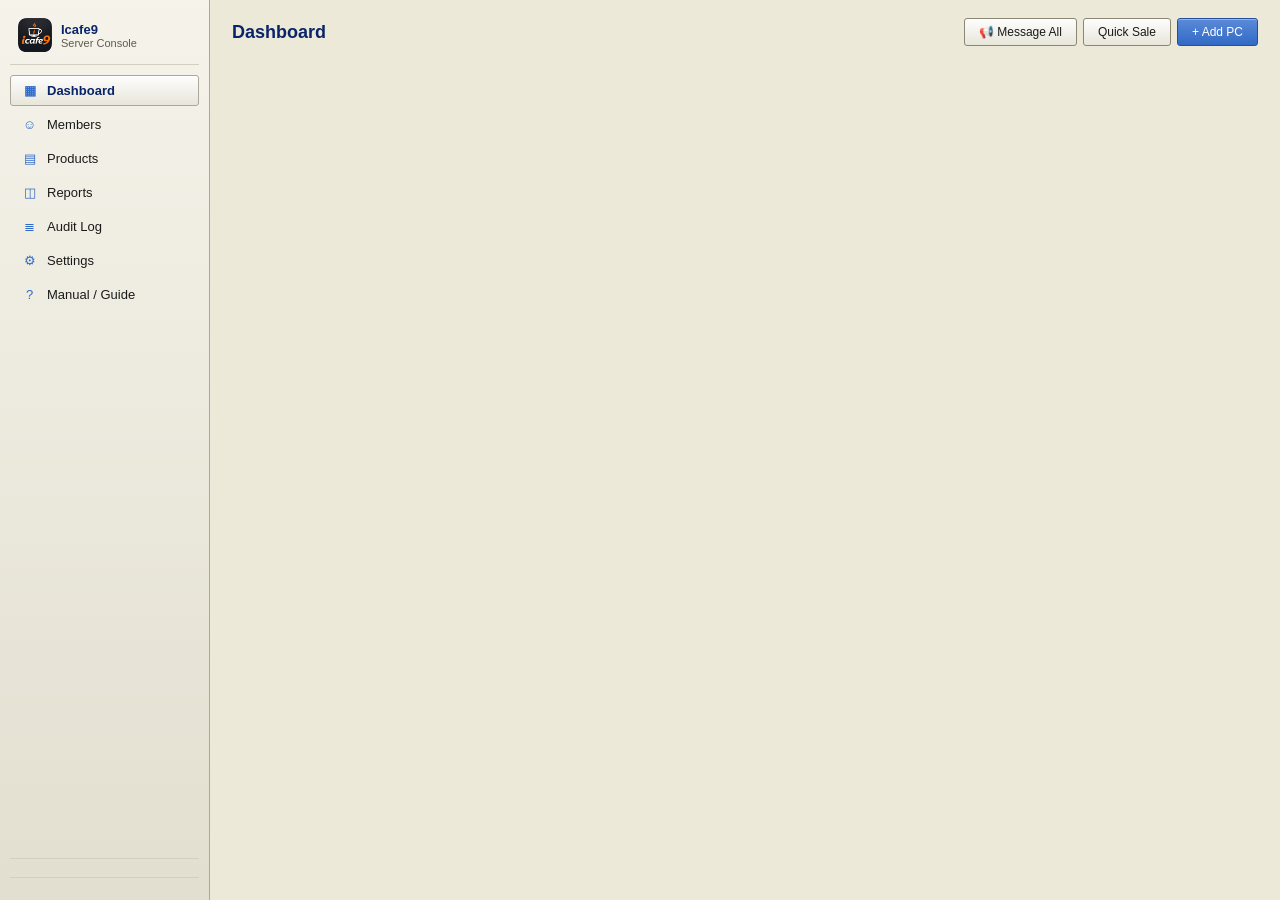
<file: website/icafe9-console/index.html>
<!DOCTYPE html>
<html lang="en">
<head>
  <meta charset="UTF-8" />
  <meta http-equiv="Content-Security-Policy" content="default-src 'self'; style-src 'self' 'unsafe-inline'" />
  <title>Icafe9 Admin</title>
  <link rel="stylesheet" href="style.css" />
</head>
<body>
  <div class="layout">
    <aside class="sidebar">
      <div class="brand">
        <div class="brand-logo"><img src="logo.png" alt="Icafe9" /></div>
        <div>
          <div class="brand-name" id="brandName">Icafe9</div>
          <div class="brand-sub">Server Console</div>
        </div>
      </div>
      <nav class="nav">
        <button class="nav-item active" data-page="dashboard"><span class="nav-ico">▦</span> Dashboard</button>
        <button class="nav-item" data-page="members"><span class="nav-ico">☺</span> Members</button>
        <button class="nav-item" data-page="products"><span class="nav-ico">▤</span> Products</button>
        <button class="nav-item" data-page="reports"><span class="nav-ico">◫</span> Reports</button>
        <button class="nav-item" data-page="audit" data-admin="1"><span class="nav-ico">≣</span> Audit Log</button>
        <button class="nav-item" data-page="settings" data-admin="1"><span class="nav-ico">⚙</span> Settings</button>
        <button class="nav-item" data-page="guide"><span class="nav-ico">?</span> Manual / Guide</button>
      </nav>
      <div class="shift-box" id="shiftBox"></div>
      <div class="server-info" id="serverInfo"></div>
    </aside>

    <main class="main">
      <section class="page active" id="page-dashboard">
        <div class="page-head">
          <h1>Dashboard</h1>
          <div class="head-actions">
            <button class="btn" id="btnMessageAll">📢 Message All</button>
            <button class="btn" id="btnQuickSale">Quick Sale</button>
            <button class="btn primary" id="btnAddPcDash">+ Add PC</button>
          </div>
        </div>
        <div class="stats" id="statsRow"></div>
        <div class="pc-grid" id="pcGrid"></div>
      </section>

      <section class="page" id="page-members">
        <div class="page-head">
          <h1>Members</h1>
          <div class="head-actions">
            <input type="search" id="memberSearch" placeholder="Search members…" />
            <button class="btn primary" id="btnAddMember">+ New Member</button>
          </div>
        </div>
        <div class="card">
          <table class="table" id="membersTable"></table>
        </div>
      </section>

      <section class="page" id="page-products">
        <div class="page-head">
          <h1>Products</h1>
          <div class="head-actions">
            <button class="btn" id="btnQuickSale2">Quick Sale</button>
            <button class="btn primary" id="btnAddProduct">+ New Product</button>
          </div>
        </div>
        <div class="card">
          <table class="table" id="productsTable"></table>
        </div>
      </section>

      <section class="page" id="page-reports">
        <div class="page-head">
          <h1>Reports</h1>
          <div class="head-actions">
            <select id="reportRange">
              <option value="today">Today</option>
              <option value="yesterday">Yesterday</option>
              <option value="week">Last 7 days</option>
              <option value="month">Last 30 days</option>
            </select>
          </div>
        </div>
        <div class="stats" id="reportStats"></div>
        <div class="report-cols">
          <div class="card">
            <h2>Sessions</h2>
            <table class="table" id="reportSessions"></table>
          </div>
          <div class="card">
            <h2>Product Sales</h2>
            <table class="table" id="reportOrders"></table>
          </div>
        </div>
      </section>

      <section class="page" id="page-settings">
        <div class="page-head"><h1>Settings</h1></div>
        <div class="settings-cols">
          <div class="card" style="display:none">
            <h2>General</h2>
            <form id="settingsForm" class="form">
              <label>Cafe name <input name="cafeName" /></label>
              <label>Currency symbol <input name="currency" maxlength="3" /></label>
              <label>Server port <input name="port" type="number" min="1024" max="65535" /></label>
              <label>Client exit password <input name="exitPassword" /></label>
              <button class="btn primary" type="submit">Save Settings</button>
              <div class="hint" id="settingsHint"></div>
            </form>
          </div>
          <div class="card" style="display:none">
            <h2>Remote Access (dos.argonar.co)</h2>
            <form id="remoteForm" class="form">
              <div class="hint" id="remoteStatus"></div>
              <label>Relay URL <input name="relayUrl" placeholder="https://dos.argonar.co" /></label>
              <label>Enroll key <input name="relayKey" type="password" placeholder="leave blank to keep" /></label>
              <label>Cafe ID <input name="cafeId" placeholder="auto-generated if blank" /></label>
              <button class="btn primary" type="submit">Save Remote Access</button>
              <div class="hint">Lets the developer manage this cafe remotely through the website. Leave the URL blank to disable.</div>
            </form>
          </div>
          <div class="card">
            <div class="card-head">
              <h2>Tariffs</h2>
              <button class="btn small" id="btnAddTariff">+ Add</button>
            </div>
            <table class="table" id="tariffsTable"></table>
          </div>
          <div class="card">
            <div class="card-head">
              <h2>Time Packages</h2>
              <button class="btn small" id="btnAddPackage">+ Add</button>
            </div>
            <table class="table" id="packagesTable"></table>
          </div>
          <div class="card">
            <div class="card-head">
              <h2>PCs</h2>
              <button class="btn small" id="btnAddPc">+ Add</button>
            </div>
            <table class="table" id="pcsTable"></table>
          </div>
          <div class="card">
            <div class="card-head">
              <h2>Operators</h2>
              <button class="btn small" id="btnAddOperator">+ Add</button>
            </div>
            <table class="table" id="operatorsTable"></table>
          </div>
        </div>
      </section>

      <section class="page" id="page-audit">
        <div class="page-head">
          <h1>Audit Log</h1>
          <div class="head-actions">
            <input type="search" id="auditSearch" placeholder="Filter by operator or action…" />
            <button class="btn" id="auditRefresh">Refresh</button>
          </div>
        </div>
        <div class="card">
          <table class="table" id="auditTable"></table>
        </div>
      </section>

      <section class="page" id="page-guide">
        <div class="page-head"><h1>Manual / Guide</h1></div>
        <div class="card guide-card" id="guideContent"></div>
      </section>
    </main>
  </div>

  <div class="modal-backdrop hidden" id="modalBackdrop">
    <div class="modal" id="modalBox"></div>
  </div>
  <div class="toast hidden" id="toast"></div>

  <!-- Login / shift gate: covers the whole app until an operator signs in and opens a shift -->
  <div class="gate hidden" id="gate">
    <div class="gate-panel">
      <div class="gate-logo"><img src="logo.png" alt="Icafe9" /></div>
      <div class="gate-title" id="gateTitle">Icafe9 Server</div>
      <div class="gate-sub" id="gateSub">Operator sign-in</div>

      <div id="gateLogin" class="gate-form">
        <input id="gateUser" placeholder="Operator username" autocomplete="off" />
        <input id="gatePass" type="password" placeholder="Password" />
        <button class="btn primary" id="gateLoginBtn">Sign In</button>
        <div class="gate-msg" id="gateMsg"></div>
      </div>

      <div id="gateSetup" class="gate-form hidden">
        <input id="setupName" placeholder="Full name (e.g. Owner)" autocomplete="off" />
        <input id="setupUser" placeholder="Administrator username" autocomplete="off" />
        <input id="setupPass" type="password" placeholder="Password (min 4 chars)" />
        <input id="setupPass2" type="password" placeholder="Confirm password" />
        <button class="btn primary" id="gateSetupBtn">Create Administrator</button>
        <div class="gate-msg" id="gateSetupMsg"></div>
        <div class="gate-hint">First run — create the administrator account for this cafe.</div>
      </div>

      <div id="gateShift" class="gate-form hidden">
        <div class="gate-welcome" id="gateWelcome"></div>
        <label class="gate-label">Opening cash float in the drawer
          <input id="gateFloat" type="number" step="1" min="0" value="0" />
        </label>
        <button class="btn primary" id="gateOpenShiftBtn">Open Shift &amp; Start</button>
        <button class="btn" id="gateSignOutBtn">Sign out</button>
        <div class="gate-msg" id="gateShiftMsg"></div>
      </div>
    </div>
  </div>

  <script src="app.js"></script>
</body>
</html>
</file>
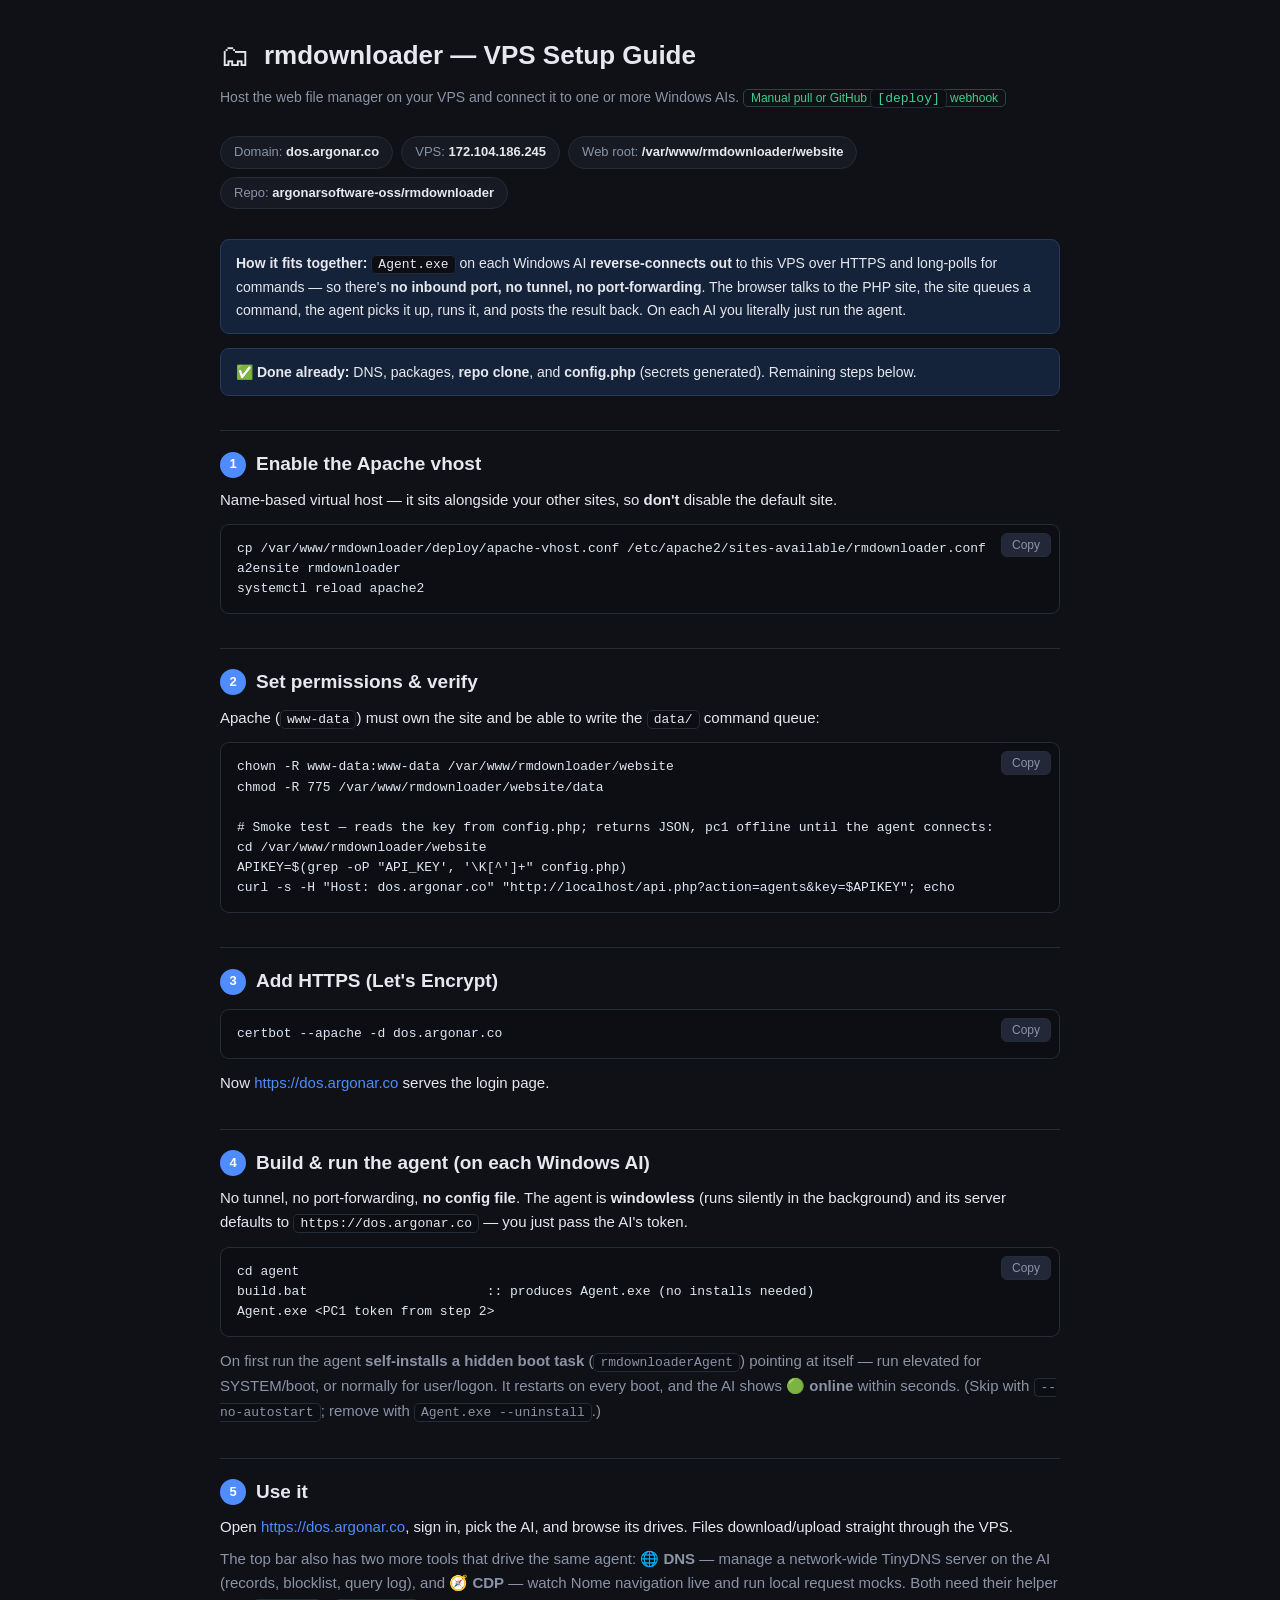
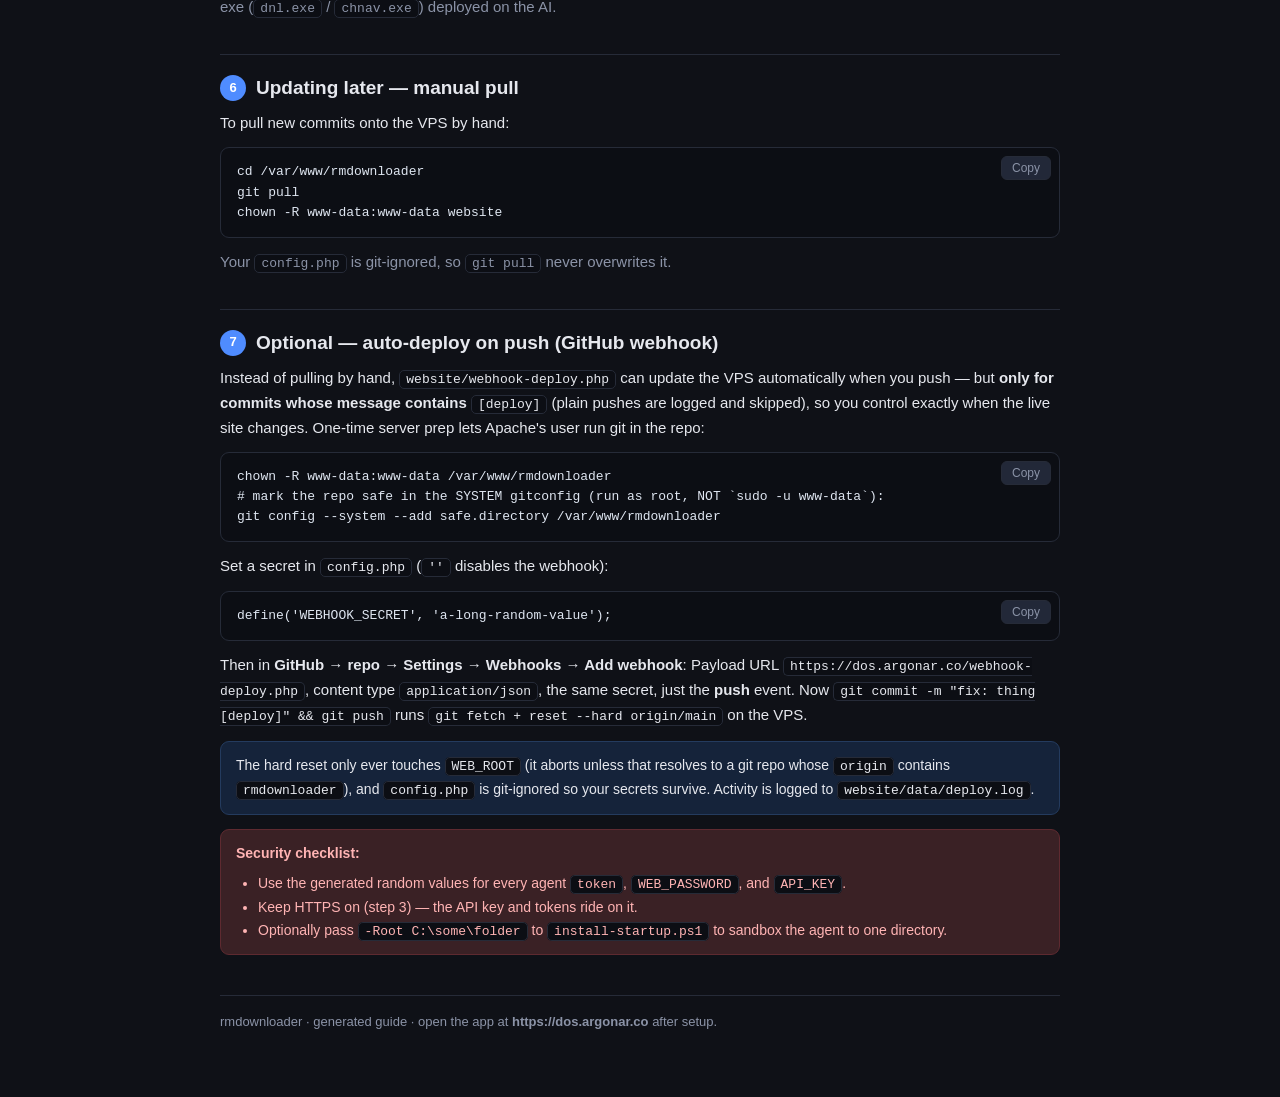
<file: vps-setup-guide.html>
<!DOCTYPE html>
<html lang="en">
<head>
<meta charset="utf-8">
<meta name="viewport" content="width=device-width, initial-scale=1">
<title>rmdownloader — VPS Setup Guide</title>
<style>
  :root{--bg:#0f1117;--panel:#171a23;--line:#262b38;--text:#e6e8ee;--muted:#8b93a7;
        --accent:#4f8cff;--green:#3ecf8e;--code:#0c0e14;--warn:#3a2125;--warntx:#ffb4b4}
  *{box-sizing:border-box}
  body{margin:0;background:var(--bg);color:var(--text);
       font:15px/1.6 -apple-system,Segoe UI,Roboto,Arial,sans-serif}
  .wrap{max-width:880px;margin:0 auto;padding:32px 20px 80px}
  header{display:flex;align-items:center;gap:14px;margin-bottom:6px}
  header .logo{font-size:30px}
  h1{font-size:26px;margin:0}
  .sub{color:var(--muted);margin:0 0 26px;font-size:14px}
  .meta{display:flex;flex-wrap:wrap;gap:8px;margin:0 0 30px}
  .pill{background:var(--panel);border:1px solid var(--line);border-radius:20px;
        padding:5px 13px;font-size:13px;color:var(--muted)}
  .pill b{color:var(--text)}
  h2{font-size:19px;margin:34px 0 6px;padding-top:18px;border-top:1px solid var(--line);
     display:flex;align-items:center;gap:10px}
  h2 .n{display:inline-flex;align-items:center;justify-content:center;width:26px;height:26px;
        background:var(--accent);color:#fff;border-radius:50%;font-size:13px;font-weight:700;flex:none}
  p{margin:8px 0}
  .muted{color:var(--muted)}
  a{color:var(--accent);text-decoration:none}
  a:hover{text-decoration:underline}
  ul{margin:8px 0;padding-left:22px}
  code.inline{background:var(--code);border:1px solid var(--line);border-radius:5px;
              padding:1px 6px;font-family:Consolas,Menlo,monospace;font-size:13px}
  .code{position:relative;background:var(--code);border:1px solid var(--line);border-radius:9px;
        margin:12px 0;overflow:hidden}
  .code pre{margin:0;padding:14px 16px;overflow-x:auto;
            font:13px/1.55 Consolas,Menlo,monospace;color:#dfe6f1}
  .code .copy{position:absolute;top:8px;right:8px;background:#222838;border:1px solid var(--line);
              color:var(--muted);border-radius:6px;padding:4px 10px;font-size:12px;cursor:pointer}
  .code .copy:hover{background:#2a3142;color:var(--text)}
  .code .copy.done{color:var(--green);border-color:#264a3a}
  .note,.warn{border-radius:9px;padding:12px 15px;margin:14px 0;font-size:14px}
  .note{background:#15233a;border:1px solid #243b5e}
  .warn{background:var(--warn);border:1px solid #5e2a30;color:var(--warntx)}
  .tag{font-size:12px;color:var(--green);border:1px solid #264a3a;border-radius:5px;padding:1px 7px}
  footer{margin-top:40px;color:var(--muted);font-size:13px;border-top:1px solid var(--line);padding-top:16px}
  kbd{background:#222838;border:1px solid var(--line);border-radius:4px;padding:0 5px;font-size:12px}
</style>
</head>
<body>
<div class="wrap">

  <header>
    <span class="logo">🗂</span>
    <div>
      <h1>rmdownloader — VPS Setup Guide</h1>
    </div>
  </header>
  <p class="sub">Host the web file manager on your VPS and connect it to one or more Windows AIs. <span class="tag">Manual pull or GitHub <code class="inline">[deploy]</code> webhook</span></p>

  <div class="meta">
    <span class="pill">Domain: <b>dos.argonar.co</b></span>
    <span class="pill">VPS: <b>172.104.186.245</b></span>
    <span class="pill">Web root: <b>/var/www/rmdownloader/website</b></span>
    <span class="pill">Repo: <b>argonarsoftware-oss/rmdownloader</b></span>
  </div>

  <div class="note">
    <b>How it fits together:</b> <code class="inline">Agent.exe</code> on each Windows AI
    <b>reverse-connects out</b> to this VPS over HTTPS and long-polls for commands — so there's
    <b>no inbound port, no tunnel, no port-forwarding</b>. The browser talks to the PHP site, the
    site queues a command, the agent picks it up, runs it, and posts the result back.
    On each AI you literally just run the agent.
  </div>

  <div class="note">✅ <b>Done already:</b> DNS, packages, <b>repo clone</b>, and <b>config.php</b>
     (secrets generated). Remaining steps below.</div>

  <h2><span class="n">1</span> Enable the Apache vhost</h2>
  <p>Name-based virtual host — it sits alongside your other sites, so <b>don't</b> disable the default site.</p>
  <div class="code"><button class="copy">Copy</button><pre>cp /var/www/rmdownloader/deploy/apache-vhost.conf /etc/apache2/sites-available/rmdownloader.conf
a2ensite rmdownloader
systemctl reload apache2</pre></div>

  <h2><span class="n">2</span> Set permissions &amp; verify</h2>
  <p>Apache (<code class="inline">www-data</code>) must own the site and be able to write the
     <code class="inline">data/</code> command queue:</p>
  <div class="code"><button class="copy">Copy</button><pre>chown -R www-data:www-data /var/www/rmdownloader/website
chmod -R 775 /var/www/rmdownloader/website/data

# Smoke test — reads the key from config.php; returns JSON, pc1 offline until the agent connects:
cd /var/www/rmdownloader/website
APIKEY=$(grep -oP "API_KEY', '\K[^']+" config.php)
curl -s -H "Host: dos.argonar.co" "http://localhost/api.php?action=agents&amp;key=$APIKEY"; echo</pre></div>

  <h2><span class="n">3</span> Add HTTPS (Let's Encrypt)</h2>
  <div class="code"><button class="copy">Copy</button><pre>certbot --apache -d dos.argonar.co</pre></div>
  <p>Now <a href="https://dos.argonar.co" target="_blank">https://dos.argonar.co</a> serves the login page.</p>

  <h2><span class="n">4</span> Build &amp; run the agent (on each Windows AI)</h2>
  <p>No tunnel, no port-forwarding, <b>no config file</b>. The agent is <b>windowless</b> (runs
     silently in the background) and its server defaults to
     <code class="inline">https://dos.argonar.co</code> — you just pass the AI's token.</p>
  <div class="code"><button class="copy">Copy</button><pre>cd agent
build.bat                       :: produces Agent.exe (no installs needed)
Agent.exe &lt;PC1 token from step 2&gt;</pre></div>
  <p class="muted">On first run the agent <b>self-installs a hidden boot task</b>
     (<code class="inline">rmdownloaderAgent</code>) pointing at itself — run elevated for
     SYSTEM/boot, or normally for user/logon. It restarts on every boot, and the AI shows
     <b>🟢 online</b> within seconds. (Skip with <code class="inline">--no-autostart</code>;
     remove with <code class="inline">Agent.exe --uninstall</code>.)</p>

  <h2><span class="n">5</span> Use it</h2>
  <p>Open <a href="https://dos.argonar.co" target="_blank">https://dos.argonar.co</a>, sign in, pick the AI,
     and browse its drives. Files download/upload straight through the VPS.</p>
  <p class="muted">The top bar also has two more tools that drive the same agent:
     <b>🌐 DNS</b> — manage a network-wide TinyDNS server on the AI (records, blocklist, query log), and
     <b>🧭 CDP</b> — watch Nome navigation live and run local request mocks. Both need their helper exe
     (<code class="inline">dnl.exe</code> / <code class="inline">chnav.exe</code>) deployed on the AI.</p>

  <h2><span class="n">6</span> Updating later — manual pull</h2>
  <p>To pull new commits onto the VPS by hand:</p>
  <div class="code"><button class="copy">Copy</button><pre>cd /var/www/rmdownloader
git pull
chown -R www-data:www-data website</pre></div>
  <p class="muted">Your <code class="inline">config.php</code> is git-ignored, so <code class="inline">git pull</code> never overwrites it.</p>

  <h2><span class="n">7</span> Optional — auto-deploy on push (GitHub webhook)</h2>
  <p>Instead of pulling by hand, <code class="inline">website/webhook-deploy.php</code> can update the VPS
     automatically when you push — but <b>only for commits whose message contains</b>
     <code class="inline">[deploy]</code> (plain pushes are logged and skipped), so you control exactly when
     the live site changes. One-time server prep lets Apache's user run git in the repo:</p>
  <div class="code"><button class="copy">Copy</button><pre>chown -R www-data:www-data /var/www/rmdownloader
# mark the repo safe in the SYSTEM gitconfig (run as root, NOT `sudo -u www-data`):
git config --system --add safe.directory /var/www/rmdownloader</pre></div>
  <p>Set a secret in <code class="inline">config.php</code> (<code class="inline">''</code> disables the webhook):</p>
  <div class="code"><button class="copy">Copy</button><pre>define('WEBHOOK_SECRET', 'a-long-random-value');</pre></div>
  <p>Then in <b>GitHub → repo → Settings → Webhooks → Add webhook</b>: Payload URL
     <code class="inline">https://dos.argonar.co/webhook-deploy.php</code>, content type
     <code class="inline">application/json</code>, the same secret, just the <b>push</b> event. Now
     <code class="inline">git commit -m "fix: thing [deploy]" &amp;&amp; git push</code> runs
     <code class="inline">git fetch + reset --hard origin/main</code> on the VPS.</p>
  <div class="note">The hard reset only ever touches <code class="inline">WEB_ROOT</code> (it aborts unless that
     resolves to a git repo whose <code class="inline">origin</code> contains <code class="inline">rmdownloader</code>),
     and <code class="inline">config.php</code> is git-ignored so your secrets survive. Activity is logged to
     <code class="inline">website/data/deploy.log</code>.</div>

  <div class="warn">
    <b>Security checklist:</b>
    <ul style="margin-bottom:0">
      <li>Use the generated random values for every agent <code class="inline">token</code>, <code class="inline">WEB_PASSWORD</code>, and <code class="inline">API_KEY</code>.</li>
      <li>Keep HTTPS on (step 3) — the API key and tokens ride on it.</li>
      <li>Optionally pass <code class="inline">-Root C:\some\folder</code> to <code class="inline">install-startup.ps1</code> to sandbox the agent to one directory.</li>
    </ul>
  </div>

  <footer>
    rmdownloader · generated guide · open the app at <b>https://dos.argonar.co</b> after setup.
  </footer>

</div>

<script>
  document.querySelectorAll('.code .copy').forEach(function(btn){
    btn.addEventListener('click', function(){
      var code = btn.parentElement.querySelector('pre').innerText;
      navigator.clipboard.writeText(code).then(function(){
        btn.textContent = 'Copied'; btn.classList.add('done');
        setTimeout(function(){ btn.textContent='Copy'; btn.classList.remove('done'); }, 1400);
      });
    });
  });
</script>
</body>
</html>
</file>
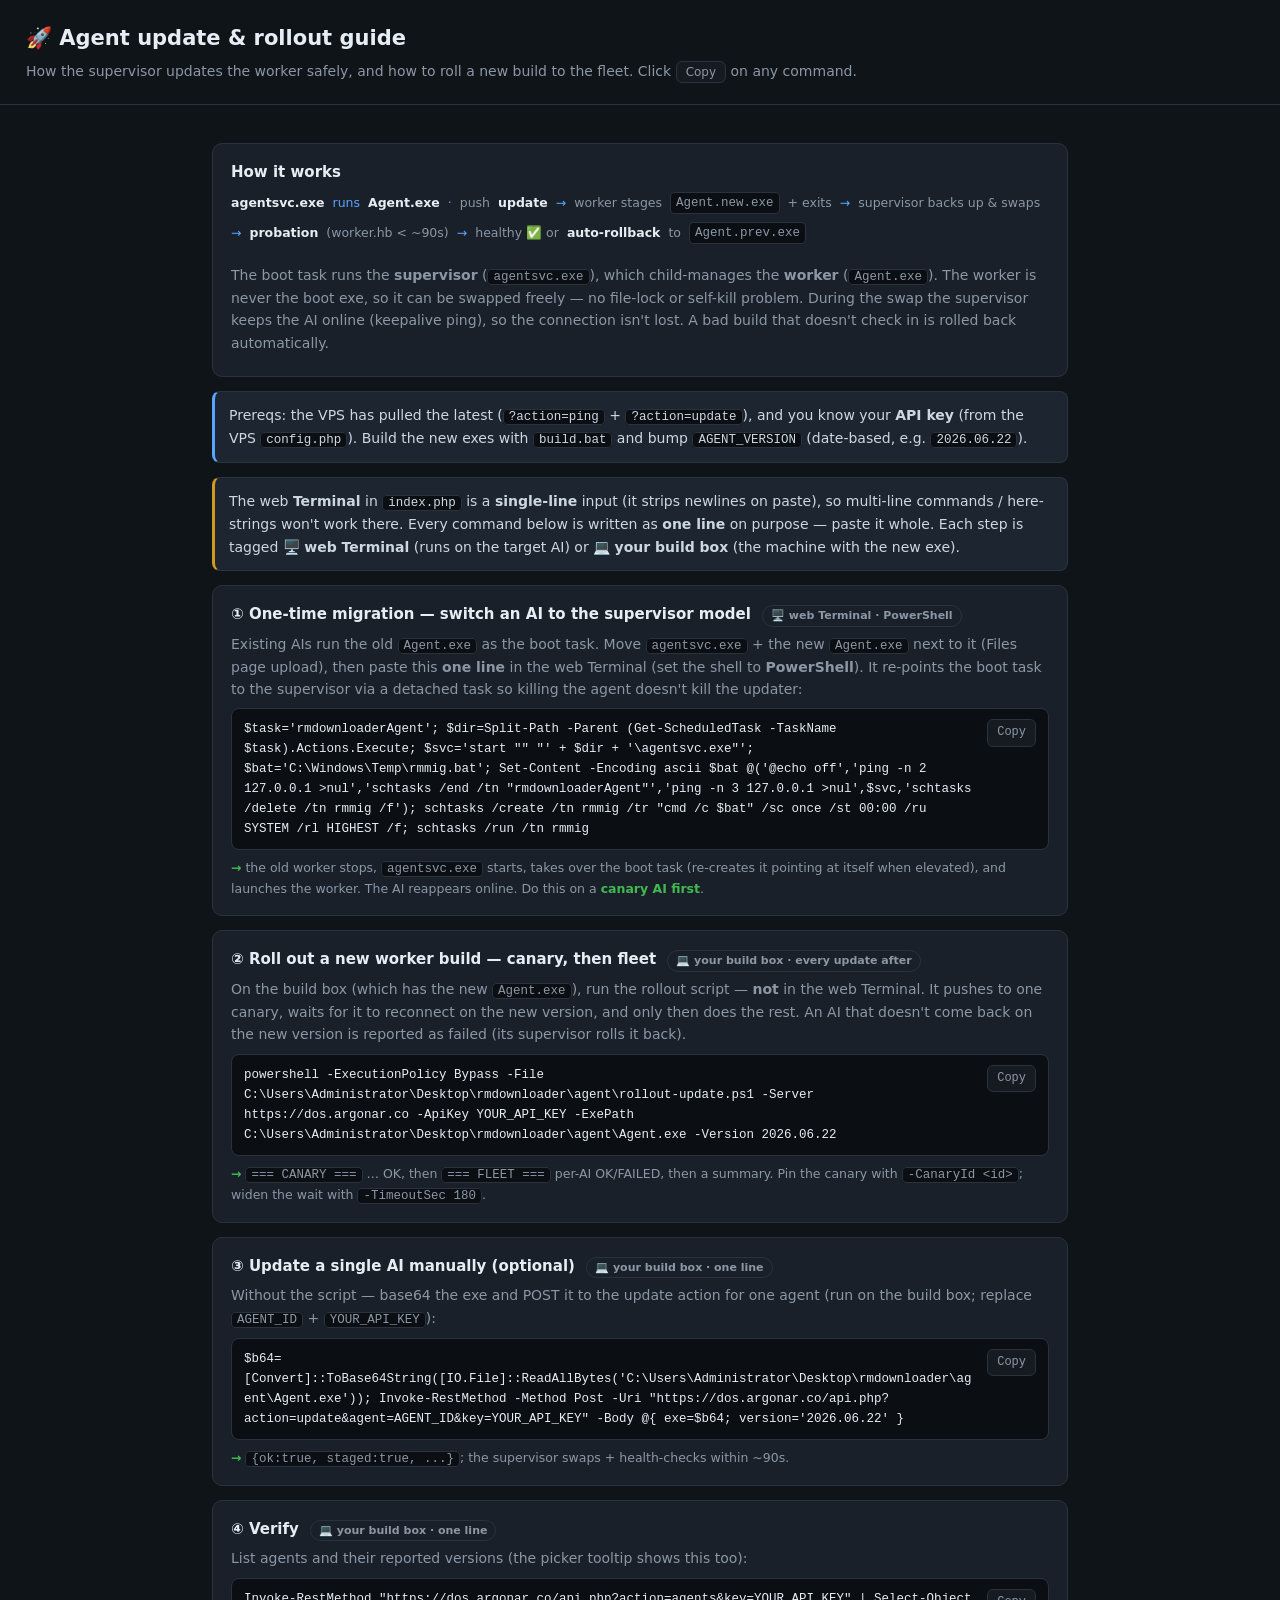
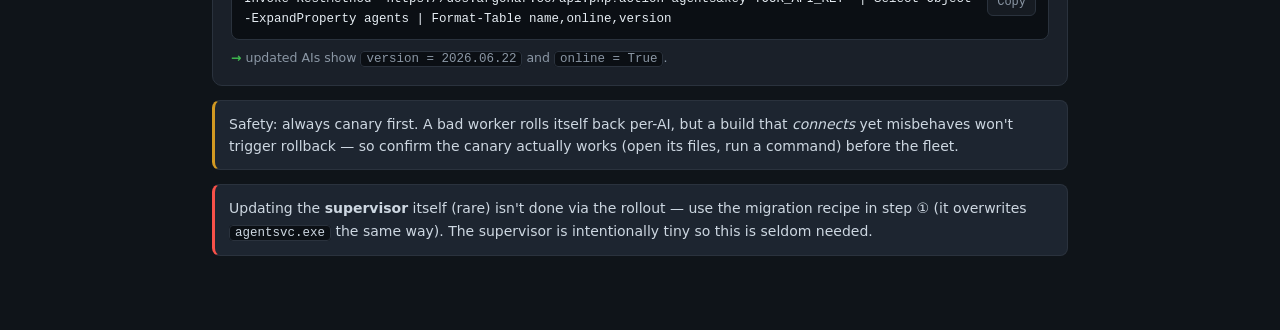
<file: agent/update-guide.html>
<!DOCTYPE html>
<html lang="en">
<head>
<meta charset="utf-8">
<meta name="viewport" content="width=device-width, initial-scale=1">
<title>Agent update &amp; rollout guide</title>
<style>
  :root{--bg:#0f1419;--card:#1a2029;--line:#2a323d;--fg:#e6edf3;--mut:#8b97a5;--ok:#3fb950;--warn:#d29922;--bad:#f85149;--acc:#58a6ff}
  *{box-sizing:border-box}
  body{margin:0;font:14px/1.6 system-ui,Segoe UI,Roboto,sans-serif;background:var(--bg);color:var(--fg)}
  header{padding:22px 26px;border-bottom:1px solid var(--line)}
  h1{margin:0 0 4px;font-size:21px}
  h2{font-size:15px;margin:0 0 6px}
  .sub{color:var(--mut)}
  main{max-width:900px;margin:0 auto;padding:24px 22px 70px}
  .flow{display:flex;flex-wrap:wrap;gap:8px;align-items:center;margin:8px 0 20px;color:var(--mut);font-size:12.5px}
  .flow b{color:var(--fg)} .flow .ar{color:var(--acc)}
  .note{background:#1d2530;border:1px solid var(--line);border-left:3px solid var(--acc);padding:12px 14px;border-radius:8px;margin:14px 0;color:#cdd7e1}
  .note.warn{border-left-color:var(--warn)} .note.bad{border-left-color:var(--bad)}
  .step{background:var(--card);border:1px solid var(--line);border-radius:10px;padding:16px 18px;margin:14px 0}
  .step p{margin:6px 0;color:var(--mut)}
  .cmd{position:relative;display:flex;align-items:flex-start;gap:10px;background:#0b0f14;border:1px solid var(--line);border-radius:8px;padding:10px 12px;margin:8px 0;font-family:Consolas,monospace;font-size:12.5px;white-space:pre-wrap;word-break:break-word}
  .cmd code{flex:1;color:#e6edf3}
  .copy{cursor:pointer;border:1px solid var(--line);background:#161b22;color:var(--mut);border-radius:6px;padding:3px 9px;font-size:12px;user-select:none;white-space:nowrap}
  .copy:hover{color:var(--fg);border-color:var(--acc)}
  .expect{font-size:12.5px;margin-top:6px;color:var(--mut)} .expect b{color:var(--ok)}
  .pill{display:inline-block;font-size:11px;padding:1px 8px;border-radius:20px;border:1px solid var(--line);color:var(--mut);margin-left:6px}
  code.inl{background:#0b0f14;border:1px solid var(--line);border-radius:4px;padding:0 5px;font-size:12.5px}
  kbd{background:#161b22;border:1px solid var(--line);border-bottom-width:2px;border-radius:5px;padding:0 6px;font-size:12px}
</style>
</head>
<body>
<header>
  <h1>🚀 Agent update &amp; rollout guide</h1>
  <div class="sub">How the supervisor updates the worker safely, and how to roll a new build to the fleet. Click <span class="copy">Copy</span> on any command.</div>
</header>
<main>

  <div class="step">
    <h2>How it works</h2>
    <div class="flow">
      <b>agentsvc.exe</b> <span class="ar">runs</span> <b>Agent.exe</b> <span class="ar">·</span>
      push <b>update</b> <span class="ar">→</span> worker stages <code class="inl">Agent.new.exe</code> + exits <span class="ar">→</span>
      supervisor backs up &amp; swaps <span class="ar">→</span> <b>probation</b> (worker.hb &lt; ~90s) <span class="ar">→</span>
      healthy ✅ or <b>auto-rollback</b> to <code class="inl">Agent.prev.exe</code>
    </div>
    <p>The boot task runs the <b>supervisor</b> (<code class="inl">agentsvc.exe</code>), which child-manages the <b>worker</b> (<code class="inl">Agent.exe</code>). The worker is never the boot exe, so it can be swapped freely — no file-lock or self-kill problem. During the swap the supervisor keeps the AI online (keepalive ping), so the connection isn't lost. A bad build that doesn't check in is rolled back automatically.</p>
  </div>

  <div class="note">Prereqs: the VPS has pulled the latest (<code class="inl">?action=ping</code> + <code class="inl">?action=update</code>), and you know your <b>API key</b> (from the VPS <code class="inl">config.php</code>). Build the new exes with <code class="inl">build.bat</code> and bump <code class="inl">AGENT_VERSION</code> (date-based, e.g. <code class="inl">2026.06.22</code>).</div>

  <div class="note warn">The web <b>Terminal</b> in <code class="inl">index.php</code> is a <b>single-line</b> input (it strips newlines on paste), so multi-line commands / here-strings won't work there. Every command below is written as <b>one line</b> on purpose — paste it whole. Each step is tagged 🖥️ <b>web Terminal</b> (runs on the target AI) or 💻 <b>your build box</b> (the machine with the new exe).</div>

  <div class="step">
    <h2>① One-time migration — switch an AI to the supervisor model <span class="pill">🖥️ web Terminal · PowerShell</span></h2>
    <p>Existing AIs run the old <code class="inl">Agent.exe</code> as the boot task. Move <code class="inl">agentsvc.exe</code> + the new <code class="inl">Agent.exe</code> next to it (Files page upload), then paste this <b>one line</b> in the web Terminal (set the shell to <b>PowerShell</b>). It re-points the boot task to the supervisor via a detached task so killing the agent doesn't kill the updater:</p>
    <div class="cmd"><code>$task='rmdownloaderAgent'; $dir=Split-Path -Parent (Get-ScheduledTask -TaskName $task).Actions.Execute; $svc='start "" "' + $dir + '\agentsvc.exe"'; $bat='C:\Windows\Temp\rmmig.bat'; Set-Content -Encoding ascii $bat @('@echo off','ping -n 2 127.0.0.1 >nul','schtasks /end /tn "rmdownloaderAgent"','ping -n 3 127.0.0.1 >nul',$svc,'schtasks /delete /tn rmmig /f'); schtasks /create /tn rmmig /tr "cmd /c $bat" /sc once /st 00:00 /ru SYSTEM /rl HIGHEST /f; schtasks /run /tn rmmig</code><span class="copy">Copy</span></div>
    <div class="expect"><b>→</b> the old worker stops, <code class="inl">agentsvc.exe</code> starts, takes over the boot task (re-creates it pointing at itself when elevated), and launches the worker. The AI reappears online. Do this on a <b>canary AI first</b>.</div>
  </div>

  <div class="step">
    <h2>② Roll out a new worker build — canary, then fleet <span class="pill">💻 your build box · every update after</span></h2>
    <p>On the build box (which has the new <code class="inl">Agent.exe</code>), run the rollout script — <b>not</b> in the web Terminal. It pushes to one canary, waits for it to reconnect on the new version, and only then does the rest. An AI that doesn't come back on the new version is reported as failed (its supervisor rolls it back).</p>
    <div class="cmd"><code>powershell -ExecutionPolicy Bypass -File C:\Users\Administrator\Desktop\rmdownloader\agent\rollout-update.ps1 -Server https://dos.argonar.co -ApiKey YOUR_API_KEY -ExePath C:\Users\Administrator\Desktop\rmdownloader\agent\Agent.exe -Version 2026.06.22</code><span class="copy">Copy</span></div>
    <div class="expect"><b>→</b> <code class="inl">=== CANARY ===</code> … OK, then <code class="inl">=== FLEET ===</code> per-AI OK/FAILED, then a summary. Pin the canary with <code class="inl">-CanaryId &lt;id&gt;</code>; widen the wait with <code class="inl">-TimeoutSec 180</code>.</div>
  </div>

  <div class="step">
    <h2>③ Update a single AI manually (optional) <span class="pill">💻 your build box · one line</span></h2>
    <p>Without the script — base64 the exe and POST it to the update action for one agent (run on the build box; replace <code class="inl">AGENT_ID</code> + <code class="inl">YOUR_API_KEY</code>):</p>
    <div class="cmd"><code>$b64=[Convert]::ToBase64String([IO.File]::ReadAllBytes('C:\Users\Administrator\Desktop\rmdownloader\agent\Agent.exe')); Invoke-RestMethod -Method Post -Uri "https://dos.argonar.co/api.php?action=update&amp;agent=AGENT_ID&amp;key=YOUR_API_KEY" -Body @{ exe=$b64; version='2026.06.22' }</code><span class="copy">Copy</span></div>
    <div class="expect"><b>→</b> <code class="inl">{ok:true, staged:true, ...}</code>; the supervisor swaps + health-checks within ~90s.</div>
  </div>

  <div class="step">
    <h2>④ Verify <span class="pill">💻 your build box · one line</span></h2>
    <p>List agents and their reported versions (the picker tooltip shows this too):</p>
    <div class="cmd"><code>Invoke-RestMethod "https://dos.argonar.co/api.php?action=agents&amp;key=YOUR_API_KEY" | Select-Object -ExpandProperty agents | Format-Table name,online,version</code><span class="copy">Copy</span></div>
    <div class="expect"><b>→</b> updated AIs show <code class="inl">version = 2026.06.22</code> and <code class="inl">online = True</code>.</div>
  </div>

  <div class="note warn">Safety: always canary first. A bad worker rolls itself back per-AI, but a build that <i>connects</i> yet misbehaves won't trigger rollback — so confirm the canary actually works (open its files, run a command) before the fleet.</div>
  <div class="note bad">Updating the <b>supervisor</b> itself (rare) isn't done via the rollout — use the migration recipe in step ① (it overwrites <code class="inl">agentsvc.exe</code> the same way). The supervisor is intentionally tiny so this is seldom needed.</div>

</main>
<script>
  document.querySelectorAll('.copy').forEach(function(btn){
    btn.addEventListener('click',function(){
      var code=btn.parentElement.querySelector('code');
      navigator.clipboard.writeText((code?code.textContent:'').trim()).then(function(){
        var o=btn.textContent;btn.textContent='✓ Copied';setTimeout(function(){btn.textContent=o;},1200);
      });
    });
  });
</script>
</body>
</html>
</file>
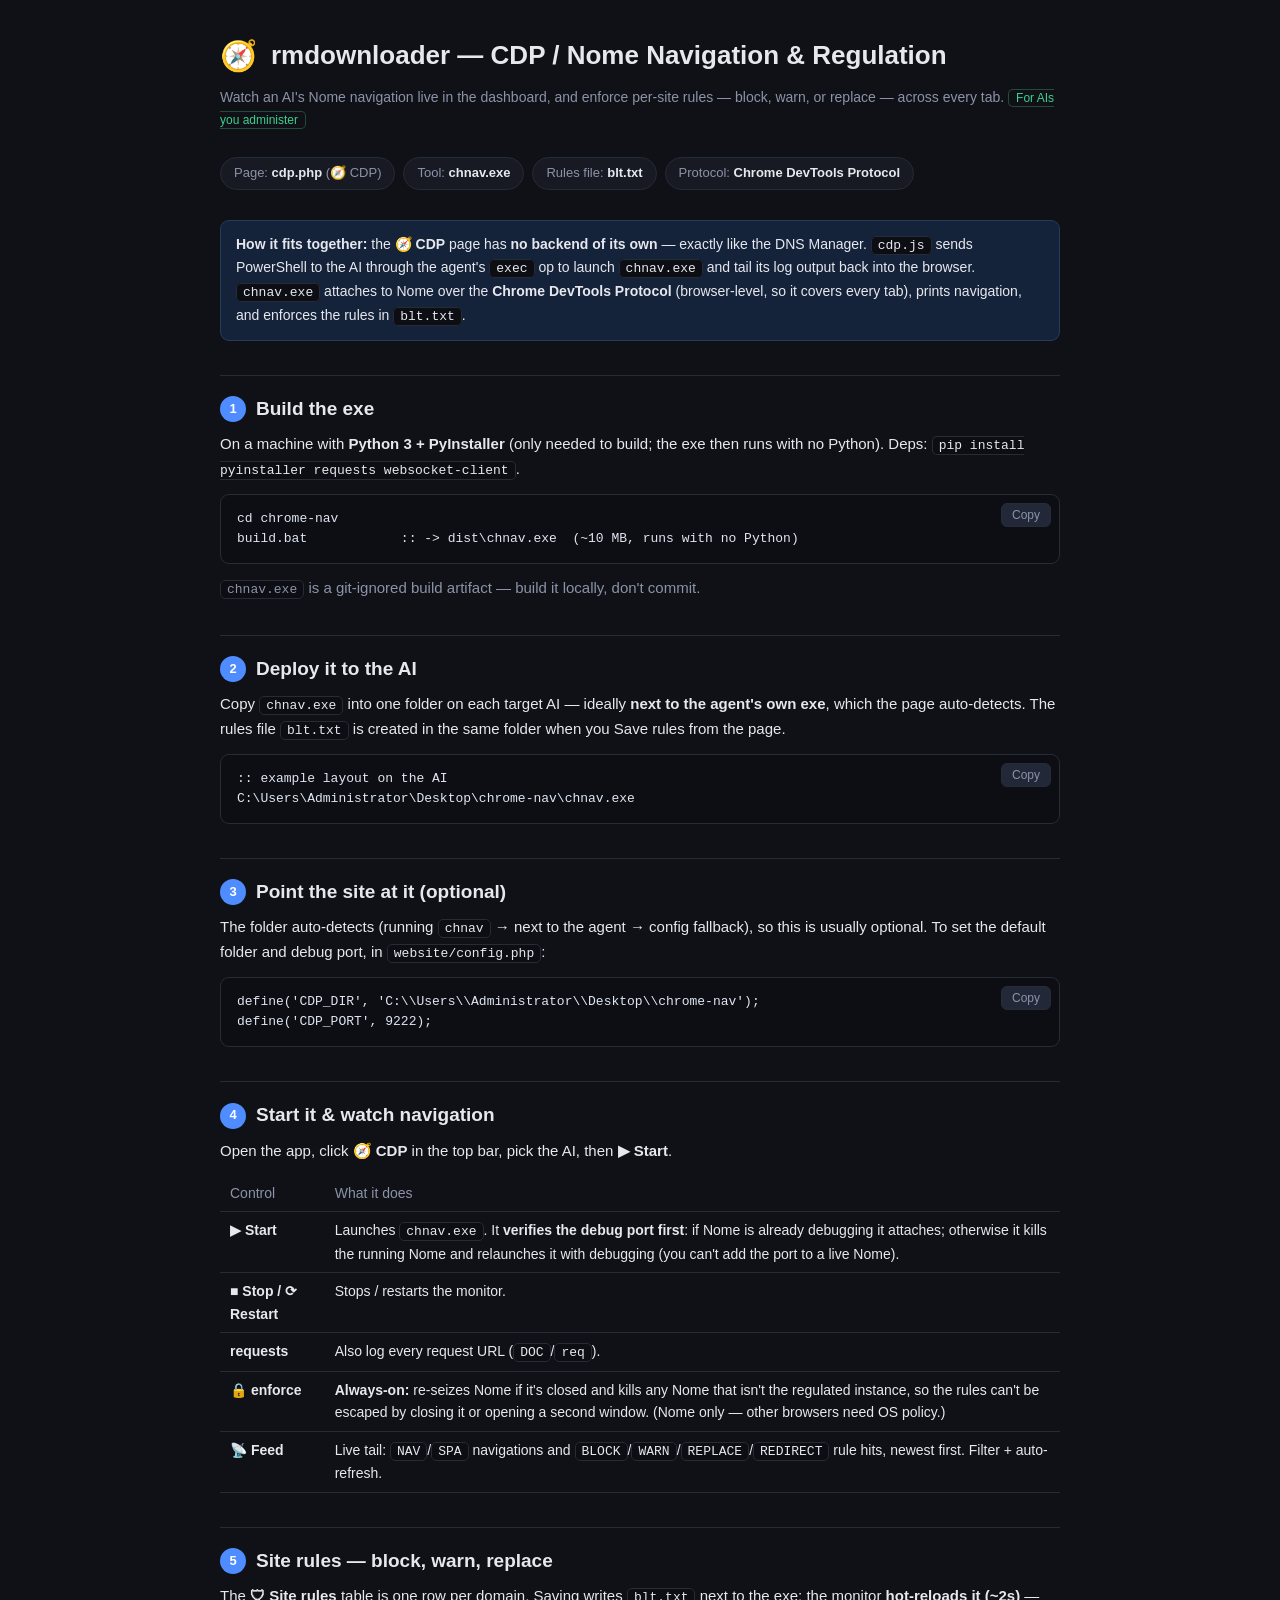
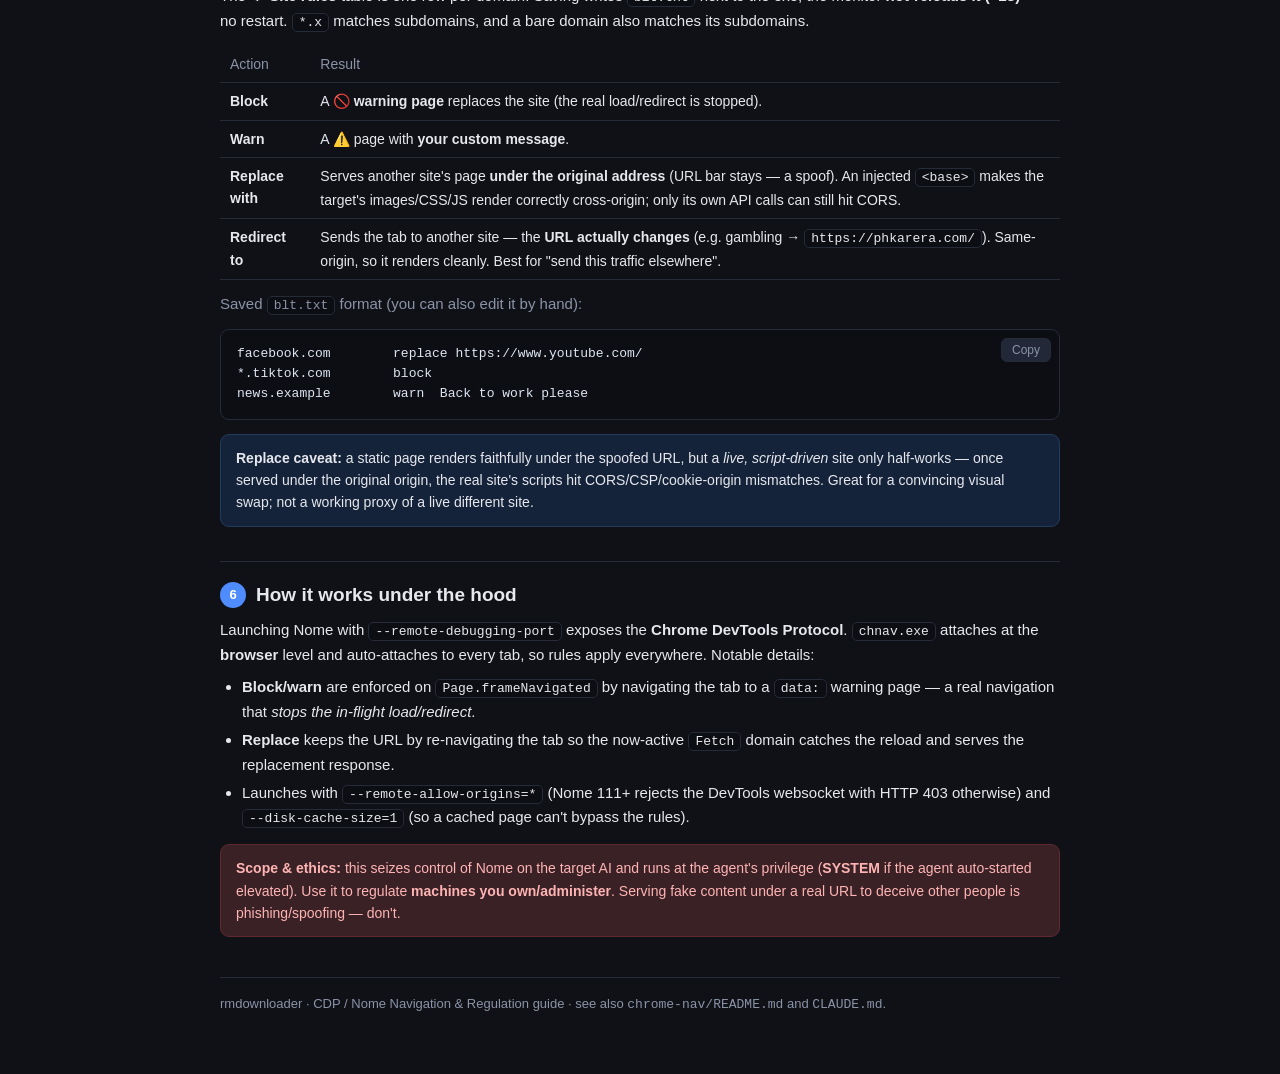
<file: chrome-nav/cdp-guide.html>
<!DOCTYPE html>
<html lang="en">
<head>
<meta charset="utf-8">
<meta name="viewport" content="width=device-width, initial-scale=1">
<title>rmdownloader — CDP / Nome Navigation &amp; Regulation Guide</title>
<style>
  :root{--bg:#0f1117;--panel:#171a23;--line:#262b38;--text:#e6e8ee;--muted:#8b93a7;
        --accent:#4f8cff;--green:#3ecf8e;--code:#0c0e14;--warn:#3a2125;--warntx:#ffb4b4}
  *{box-sizing:border-box}
  body{margin:0;background:var(--bg);color:var(--text);
       font:15px/1.6 -apple-system,Segoe UI,Roboto,Arial,sans-serif}
  .wrap{max-width:880px;margin:0 auto;padding:32px 20px 80px}
  header{display:flex;align-items:center;gap:14px;margin-bottom:6px}
  header .logo{font-size:30px}
  h1{font-size:26px;margin:0}
  .sub{color:var(--muted);margin:0 0 26px;font-size:14px}
  .meta{display:flex;flex-wrap:wrap;gap:8px;margin:0 0 30px}
  .pill{background:var(--panel);border:1px solid var(--line);border-radius:20px;
        padding:5px 13px;font-size:13px;color:var(--muted)}
  .pill b{color:var(--text)}
  h2{font-size:19px;margin:34px 0 6px;padding-top:18px;border-top:1px solid var(--line);
     display:flex;align-items:center;gap:10px}
  h2 .n{display:inline-flex;align-items:center;justify-content:center;width:26px;height:26px;
        background:var(--accent);color:#fff;border-radius:50%;font-size:13px;font-weight:700;flex:none}
  p{margin:8px 0}
  .muted{color:var(--muted)}
  a{color:var(--accent);text-decoration:none}
  a:hover{text-decoration:underline}
  ul{margin:8px 0;padding-left:22px}
  li{margin:4px 0}
  code.inline{background:var(--code);border:1px solid var(--line);border-radius:5px;
              padding:1px 6px;font-family:Consolas,Menlo,monospace;font-size:13px}
  .code{position:relative;background:var(--code);border:1px solid var(--line);border-radius:9px;
        margin:12px 0;overflow:hidden}
  .code pre{margin:0;padding:14px 16px;overflow-x:auto;
            font:13px/1.55 Consolas,Menlo,monospace;color:#dfe6f1}
  .code .copy{position:absolute;top:8px;right:8px;background:#222838;border:1px solid var(--line);
              color:var(--muted);border-radius:6px;padding:4px 10px;font-size:12px;cursor:pointer}
  .code .copy:hover{background:#2a3142;color:var(--text)}
  .code .copy.done{color:var(--green);border-color:#264a3a}
  .note,.warn{border-radius:9px;padding:12px 15px;margin:14px 0;font-size:14px}
  .note{background:#15233a;border:1px solid #243b5e}
  .warn{background:var(--warn);border:1px solid #5e2a30;color:var(--warntx)}
  .tag{font-size:12px;color:var(--green);border:1px solid #264a3a;border-radius:5px;padding:1px 7px}
  table{width:100%;border-collapse:collapse;margin:12px 0;font-size:14px}
  th,td{text-align:left;padding:7px 10px;border-bottom:1px solid var(--line);vertical-align:top}
  th{color:var(--muted);font-weight:500}
  footer{margin-top:40px;color:var(--muted);font-size:13px;border-top:1px solid var(--line);padding-top:16px}
  kbd{background:#222838;border:1px solid var(--line);border-radius:4px;padding:0 5px;font-size:12px}
</style>
</head>
<body>
<div class="wrap">

  <header>
    <span class="logo">🧭</span>
    <div>
      <h1>rmdownloader — CDP / Nome Navigation &amp; Regulation</h1>
    </div>
  </header>
  <p class="sub">Watch an AI's Nome navigation live in the dashboard, and enforce per-site rules — block, warn, or replace — across every tab. <span class="tag">For AIs you administer</span></p>

  <div class="meta">
    <span class="pill">Page: <b>cdp.php</b> (🧭 CDP)</span>
    <span class="pill">Tool: <b>chnav.exe</b></span>
    <span class="pill">Rules file: <b>blt.txt</b></span>
    <span class="pill">Protocol: <b>Chrome DevTools Protocol</b></span>
  </div>

  <div class="note">
    <b>How it fits together:</b> the <b>🧭 CDP</b> page has <b>no backend of its own</b> — exactly like the DNS
    Manager. <code class="inline">cdp.js</code> sends PowerShell to the AI through the agent's
    <code class="inline">exec</code> op to launch <code class="inline">chnav.exe</code> and tail its log output back
    into the browser. <code class="inline">chnav.exe</code> attaches to Nome over the <b>Chrome DevTools
    Protocol</b> (browser-level, so it covers every tab), prints navigation, and enforces the rules in
    <code class="inline">blt.txt</code>.
  </div>

  <h2><span class="n">1</span> Build the exe</h2>
  <p>On a machine with <b>Python 3 + PyInstaller</b> (only needed to build; the exe then runs with no Python).
     Deps: <code class="inline">pip install pyinstaller requests websocket-client</code>.</p>
  <div class="code"><button class="copy">Copy</button><pre>cd chrome-nav
build.bat            :: -> dist\chnav.exe  (~10 MB, runs with no Python)</pre></div>
  <p class="muted"><code class="inline">chnav.exe</code> is a git-ignored build artifact — build it locally, don't commit.</p>

  <h2><span class="n">2</span> Deploy it to the AI</h2>
  <p>Copy <code class="inline">chnav.exe</code> into one folder on each target AI — ideally <b>next to the agent's
     own exe</b>, which the page auto-detects. The rules file <code class="inline">blt.txt</code> is created in the
     same folder when you Save rules from the page.</p>
  <div class="code"><button class="copy">Copy</button><pre>:: example layout on the AI
C:\Users\Administrator\Desktop\chrome-nav\chnav.exe</pre></div>

  <h2><span class="n">3</span> Point the site at it (optional)</h2>
  <p>The folder auto-detects (running <code class="inline">chnav</code> → next to the agent → config fallback), so
     this is usually optional. To set the default folder and debug port, in
     <code class="inline">website/config.php</code>:</p>
  <div class="code"><button class="copy">Copy</button><pre>define('CDP_DIR', 'C:\\Users\\Administrator\\Desktop\\chrome-nav');
define('CDP_PORT', 9222);</pre></div>

  <h2><span class="n">4</span> Start it &amp; watch navigation</h2>
  <p>Open the app, click <b>🧭 CDP</b> in the top bar, pick the AI, then <b>▶ Start</b>.</p>
  <table>
    <tr><th>Control</th><th>What it does</th></tr>
    <tr><td><b>▶ Start</b></td><td>Launches <code class="inline">chnav.exe</code>. It <b>verifies the debug port first</b>: if Nome is already debugging it attaches; otherwise it kills the running Nome and relaunches it with debugging (you can't add the port to a live Nome).</td></tr>
    <tr><td><b>■ Stop / ⟳ Restart</b></td><td>Stops / restarts the monitor.</td></tr>
    <tr><td><b>requests</b></td><td>Also log every request URL (<code class="inline">DOC</code>/<code class="inline">req</code>).</td></tr>
    <tr><td><b>🔒 enforce</b></td><td><b>Always-on:</b> re-seizes Nome if it's closed and kills any Nome that isn't the regulated instance, so the rules can't be escaped by closing it or opening a second window. (Nome only — other browsers need OS policy.)</td></tr>
    <tr><td><b>📡 Feed</b></td><td>Live tail: <code class="inline">NAV</code>/<code class="inline">SPA</code> navigations and <code class="inline">BLOCK</code>/<code class="inline">WARN</code>/<code class="inline">REPLACE</code>/<code class="inline">REDIRECT</code> rule hits, newest first. Filter + auto-refresh.</td></tr>
  </table>

  <h2><span class="n">5</span> Site rules — block, warn, replace</h2>
  <p>The <b>🛡 Site rules</b> table is one row per domain. Saving writes <code class="inline">blt.txt</code> next to
     the exe; the monitor <b>hot-reloads it (~2s)</b> — no restart. <code class="inline">*.x</code> matches
     subdomains, and a bare domain also matches its subdomains.</p>
  <table>
    <tr><th>Action</th><th>Result</th></tr>
    <tr><td><b>Block</b></td><td>A 🚫 <b>warning page</b> replaces the site (the real load/redirect is stopped).</td></tr>
    <tr><td><b>Warn</b></td><td>A ⚠️ page with <b>your custom message</b>.</td></tr>
    <tr><td><b>Replace with</b></td><td>Serves another site's page <b>under the original address</b> (URL bar stays — a spoof). An injected <code class="inline">&lt;base&gt;</code> makes the target's images/CSS/JS render correctly cross-origin; only its own API calls can still hit CORS.</td></tr>
    <tr><td><b>Redirect to</b></td><td>Sends the tab to another site — the <b>URL actually changes</b> (e.g. gambling → <code class="inline">https://phkarera.com/</code>). Same-origin, so it renders cleanly. Best for "send this traffic elsewhere".</td></tr>
  </table>
  <p class="muted">Saved <code class="inline">blt.txt</code> format (you can also edit it by hand):</p>
  <div class="code"><button class="copy">Copy</button><pre>facebook.com        replace https://www.youtube.com/
*.tiktok.com        block
news.example        warn  Back to work please</pre></div>
  <div class="note">
    <b>Replace caveat:</b> a static page renders faithfully under the spoofed URL, but a <i>live, script-driven</i>
    site only half-works — once served under the original origin, the real site's scripts hit CORS/CSP/cookie-origin
    mismatches. Great for a convincing visual swap; not a working proxy of a live different site.
  </div>

  <h2><span class="n">6</span> How it works under the hood</h2>
  <p>Launching Nome with <code class="inline">--remote-debugging-port</code> exposes the <b>Chrome DevTools
     Protocol</b>. <code class="inline">chnav.exe</code> attaches at the <b>browser</b> level and auto-attaches to
     every tab, so rules apply everywhere. Notable details:</p>
  <ul>
    <li><b>Block/warn</b> are enforced on <code class="inline">Page.frameNavigated</code> by navigating the tab to a
      <code class="inline">data:</code> warning page — a real navigation that <i>stops the in-flight load/redirect</i>.</li>
    <li><b>Replace</b> keeps the URL by re-navigating the tab so the now-active <code class="inline">Fetch</code>
      domain catches the reload and serves the replacement response.</li>
    <li>Launches with <code class="inline">--remote-allow-origins=*</code> (Nome 111+ rejects the DevTools
      websocket with HTTP 403 otherwise) and <code class="inline">--disk-cache-size=1</code> (so a cached page can't
      bypass the rules).</li>
  </ul>

  <div class="warn">
    <b>Scope &amp; ethics:</b> this seizes control of Nome on the target AI and runs at the agent's privilege
    (<b>SYSTEM</b> if the agent auto-started elevated). Use it to regulate <b>machines you own/administer</b>.
    Serving fake content under a real URL to deceive other people is phishing/spoofing — don't.
  </div>

  <footer>
    rmdownloader · CDP / Nome Navigation &amp; Regulation guide · see also <code>chrome-nav/README.md</code> and <code>CLAUDE.md</code>.
  </footer>

</div>

<script>
  document.querySelectorAll('.code .copy').forEach(function(btn){
    btn.addEventListener('click', function(){
      var code = btn.parentElement.querySelector('pre').innerText;
      navigator.clipboard.writeText(code).then(function(){
        btn.textContent = 'Copied'; btn.classList.add('done');
        setTimeout(function(){ btn.textContent='Copy'; btn.classList.remove('done'); }, 1400);
      });
    });
  });
</script>
</body>
</html>
</file>
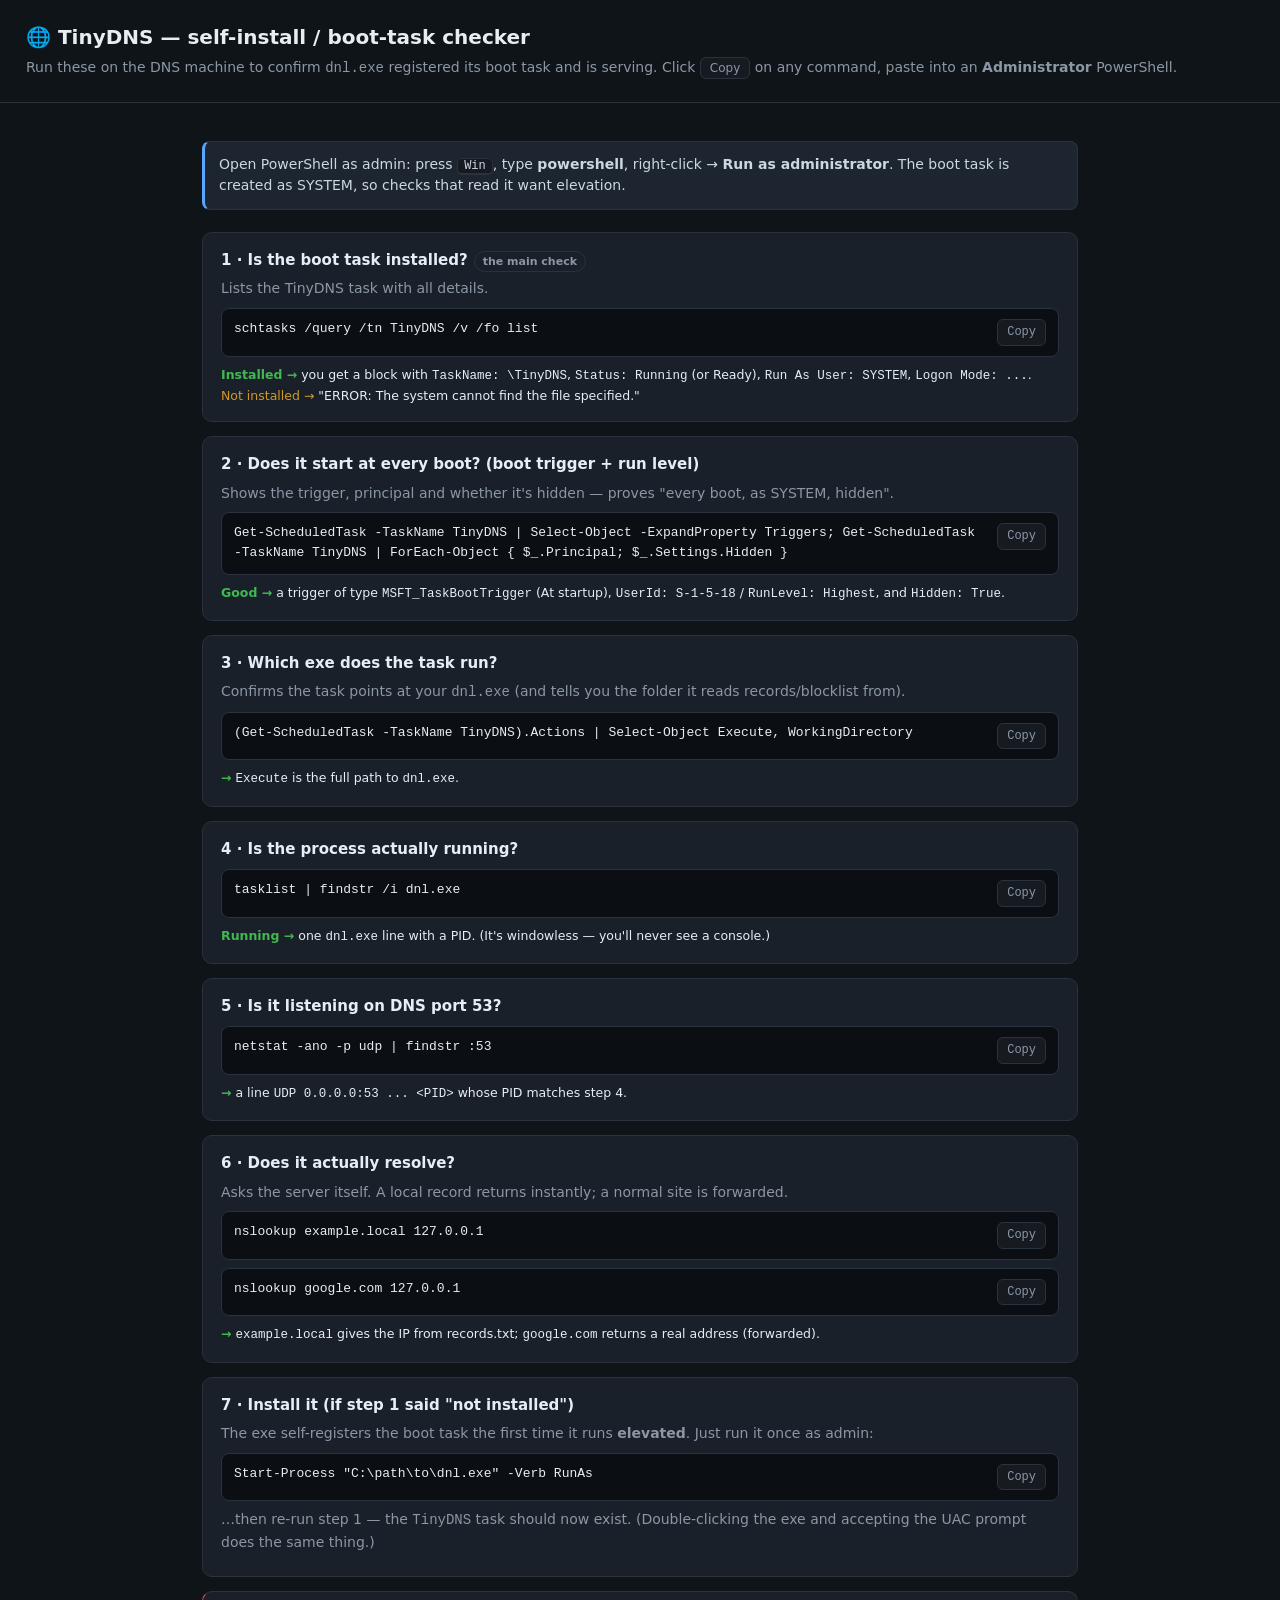
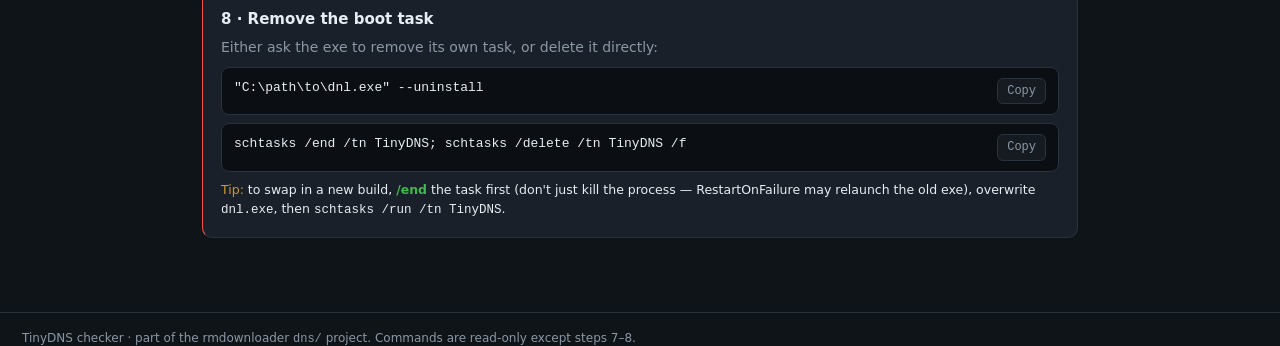
<file: dns/check-selfinstall.html>
<!DOCTYPE html>
<html lang="en">
<head>
<meta charset="utf-8">
<meta name="viewport" content="width=device-width, initial-scale=1">
<title>TinyDNS — self-install / boot-task checker</title>
<style>
  :root { --bg:#0f1419; --card:#1a2029; --line:#2a323d; --fg:#e6edf3; --mut:#8b97a5; --ok:#3fb950; --warn:#d29922; --bad:#f85149; --acc:#58a6ff; }
  * { box-sizing:border-box; }
  body { margin:0; font:14px/1.55 system-ui,Segoe UI,Roboto,sans-serif; background:var(--bg); color:var(--fg); }
  header { padding:22px 26px; border-bottom:1px solid var(--line); }
  h1 { margin:0 0 4px; font-size:20px; }
  .sub { color:var(--mut); }
  main { max-width:920px; margin:0 auto; padding:24px 22px 60px; }
  .note { background:#1d2530; border:1px solid var(--line); border-left:3px solid var(--acc); padding:12px 14px; border-radius:8px; margin:14px 0 22px; color:#cdd7e1; }
  .step { background:var(--card); border:1px solid var(--line); border-radius:10px; padding:16px 18px; margin:14px 0; }
  .step h2 { margin:0 0 6px; font-size:15px; }
  .step p { margin:6px 0; color:var(--mut); }
  .cmd { position:relative; display:flex; align-items:flex-start; gap:10px; background:#0b0f14; border:1px solid var(--line); border-radius:8px; padding:10px 12px; margin:8px 0; font-family:Consolas,monospace; font-size:13px; white-space:pre-wrap; word-break:break-word; }
  .cmd code { flex:1; color:#e6edf3; }
  .copy { cursor:pointer; border:1px solid var(--line); background:#161b22; color:var(--mut); border-radius:6px; padding:3px 9px; font-size:12px; user-select:none; white-space:nowrap; }
  .copy:hover { color:var(--fg); border-color:var(--acc); }
  .expect { font-size:12.5px; margin-top:6px; }
  .expect b { color:var(--ok); } .expect i { color:var(--warn); font-style:normal; }
  .pill { display:inline-block; font-size:11px; padding:1px 8px; border-radius:20px; border:1px solid var(--line); color:var(--mut); margin-left:6px; }
  .danger { border-left-color:var(--bad); }
  kbd { background:#161b22; border:1px solid var(--line); border-bottom-width:2px; border-radius:5px; padding:0 6px; font-size:12px; }
  footer { color:var(--mut); font-size:12px; border-top:1px solid var(--line); padding:16px 22px; }
</style>
</head>
<body>
<header>
  <h1>🌐 TinyDNS — self-install / boot-task checker</h1>
  <div class="sub">Run these on the DNS machine to confirm <code>dnl.exe</code> registered its boot task and is serving. Click <span class="copy">Copy</span> on any command, paste into an <b>Administrator</b> PowerShell.</div>
</header>
<main>
  <div class="note">Open PowerShell as admin: press <kbd>Win</kbd>, type <b>powershell</b>, right-click → <b>Run as administrator</b>. The boot task is created as SYSTEM, so checks that read it want elevation.</div>

  <div class="step">
    <h2>1 · Is the boot task installed?<span class="pill">the main check</span></h2>
    <p>Lists the TinyDNS task with all details.</p>
    <div class="cmd"><code>schtasks /query /tn TinyDNS /v /fo list</code><span class="copy">Copy</span></div>
    <div class="expect"><b>Installed →</b> you get a block with <code>TaskName: \TinyDNS</code>, <code>Status: Running</code> (or Ready), <code>Run As User: SYSTEM</code>, <code>Logon Mode: ...</code>. &nbsp; <i>Not installed →</i> "ERROR: The system cannot find the file specified."</div>
  </div>

  <div class="step">
    <h2>2 · Does it start at every boot? (boot trigger + run level)</h2>
    <p>Shows the trigger, principal and whether it's hidden — proves "every boot, as SYSTEM, hidden".</p>
    <div class="cmd"><code>Get-ScheduledTask -TaskName TinyDNS | Select-Object -ExpandProperty Triggers; Get-ScheduledTask -TaskName TinyDNS | ForEach-Object { $_.Principal; $_.Settings.Hidden }</code><span class="copy">Copy</span></div>
    <div class="expect"><b>Good →</b> a trigger of type <code>MSFT_TaskBootTrigger</code> (At startup), <code>UserId: S-1-5-18</code> / <code>RunLevel: Highest</code>, and <code>Hidden: True</code>.</div>
  </div>

  <div class="step">
    <h2>3 · Which exe does the task run?</h2>
    <p>Confirms the task points at your <code>dnl.exe</code> (and tells you the folder it reads records/blocklist from).</p>
    <div class="cmd"><code>(Get-ScheduledTask -TaskName TinyDNS).Actions | Select-Object Execute, WorkingDirectory</code><span class="copy">Copy</span></div>
    <div class="expect"><b>→</b> <code>Execute</code> is the full path to <code>dnl.exe</code>.</div>
  </div>

  <div class="step">
    <h2>4 · Is the process actually running?</h2>
    <div class="cmd"><code>tasklist | findstr /i dnl.exe</code><span class="copy">Copy</span></div>
    <div class="expect"><b>Running →</b> one <code>dnl.exe</code> line with a PID. (It's windowless — you'll never see a console.)</div>
  </div>

  <div class="step">
    <h2>5 · Is it listening on DNS port 53?</h2>
    <div class="cmd"><code>netstat -ano -p udp | findstr :53</code><span class="copy">Copy</span></div>
    <div class="expect"><b>→</b> a line <code>UDP 0.0.0.0:53 ... &lt;PID&gt;</code> whose PID matches step 4.</div>
  </div>

  <div class="step">
    <h2>6 · Does it actually resolve?</h2>
    <p>Asks the server itself. A local record returns instantly; a normal site is forwarded.</p>
    <div class="cmd"><code>nslookup example.local 127.0.0.1</code><span class="copy">Copy</span></div>
    <div class="cmd"><code>nslookup google.com 127.0.0.1</code><span class="copy">Copy</span></div>
    <div class="expect"><b>→</b> <code>example.local</code> gives the IP from records.txt; <code>google.com</code> returns a real address (forwarded).</div>
  </div>

  <div class="step">
    <h2>7 · Install it (if step 1 said "not installed")</h2>
    <p>The exe self-registers the boot task the first time it runs <b>elevated</b>. Just run it once as admin:</p>
    <div class="cmd"><code>Start-Process "C:\path\to\dnl.exe" -Verb RunAs</code><span class="copy">Copy</span></div>
    <p>…then re-run step 1 — the <code>TinyDNS</code> task should now exist. (Double-clicking the exe and accepting the UAC prompt does the same thing.)</p>
  </div>

  <div class="step danger">
    <h2>8 · Remove the boot task</h2>
    <p>Either ask the exe to remove its own task, or delete it directly:</p>
    <div class="cmd"><code>"C:\path\to\dnl.exe" --uninstall</code><span class="copy">Copy</span></div>
    <div class="cmd"><code>schtasks /end /tn TinyDNS; schtasks /delete /tn TinyDNS /f</code><span class="copy">Copy</span></div>
    <div class="expect"><i>Tip:</i> to swap in a new build, <b>/end</b> the task first (don't just kill the process — RestartOnFailure may relaunch the old exe), overwrite <code>dnl.exe</code>, then <code>schtasks /run /tn TinyDNS</code>.</div>
  </div>
</main>
<footer>TinyDNS checker · part of the rmdownloader <code>dns/</code> project. Commands are read-only except steps 7–8.</footer>

<script>
  document.querySelectorAll('.copy').forEach(function (btn) {
    btn.addEventListener('click', function () {
      var cmd = btn.parentElement.querySelector('code');
      var text = cmd ? cmd.textContent : btn.parentElement.textContent;
      navigator.clipboard.writeText(text.trim()).then(function () {
        var old = btn.textContent; btn.textContent = '✓ Copied';
        setTimeout(function () { btn.textContent = old; }, 1200);
      });
    });
  });
</script>
</body>
</html>
</file>
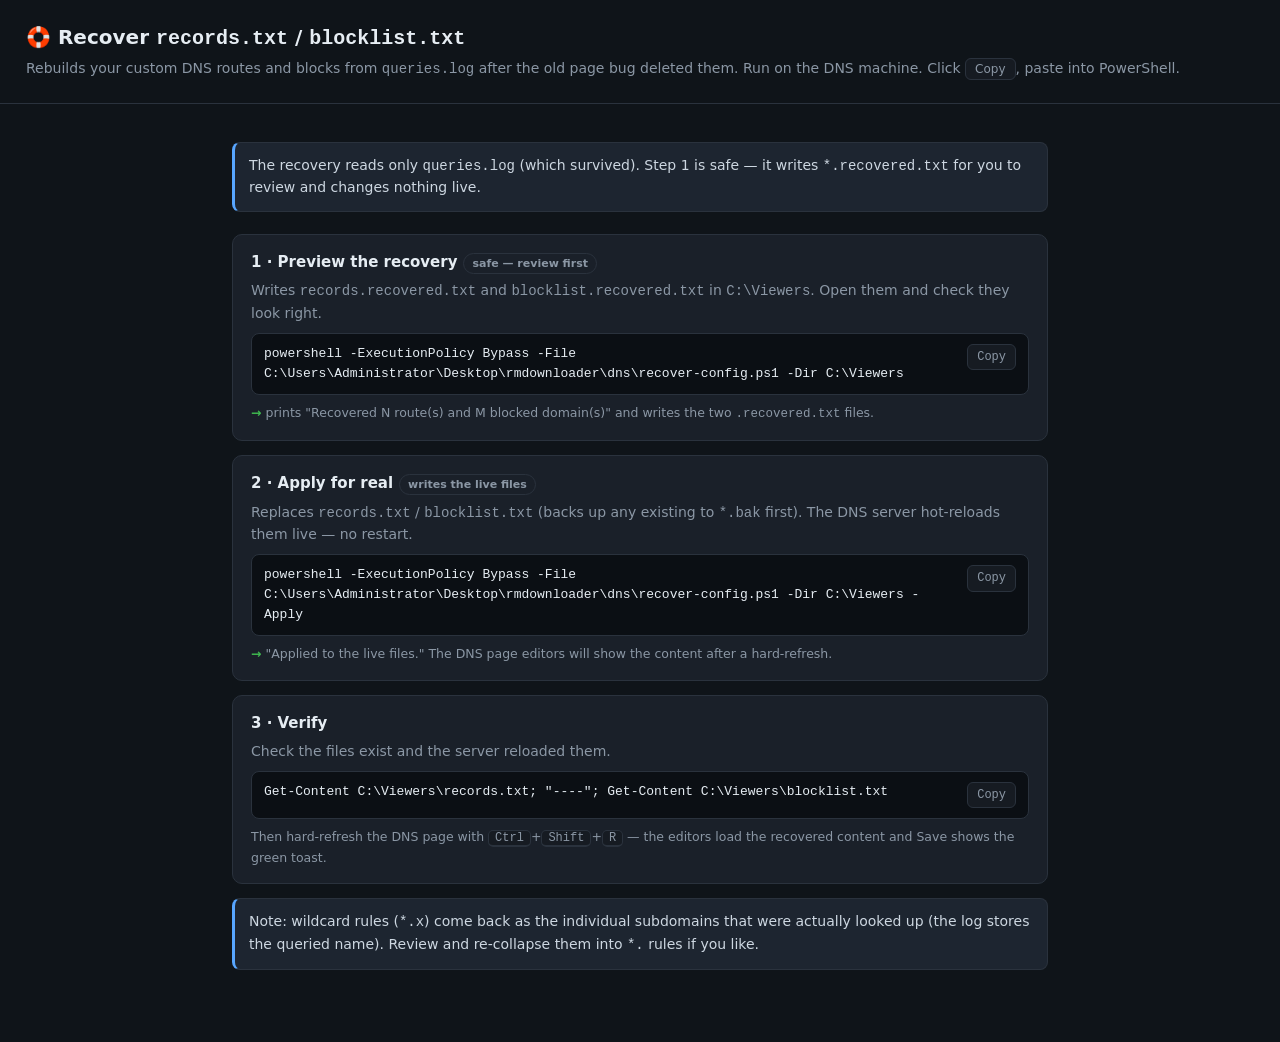
<file: dns/recover-config.html>
<!DOCTYPE html>
<html lang="en">
<head>
<meta charset="utf-8">
<meta name="viewport" content="width=device-width, initial-scale=1">
<title>Recover records.txt / blocklist.txt</title>
<style>
  :root{--bg:#0f1419;--card:#1a2029;--line:#2a323d;--fg:#e6edf3;--mut:#8b97a5;--ok:#3fb950;--warn:#d29922;--acc:#58a6ff}
  *{box-sizing:border-box}
  body{margin:0;font:14px/1.55 system-ui,Segoe UI,Roboto,sans-serif;background:var(--bg);color:var(--fg)}
  header{padding:22px 26px;border-bottom:1px solid var(--line)}
  h1{margin:0 0 4px;font-size:20px}
  .sub{color:var(--mut)}
  main{max-width:860px;margin:0 auto;padding:24px 22px 60px}
  .note{background:#1d2530;border:1px solid var(--line);border-left:3px solid var(--acc);padding:12px 14px;border-radius:8px;margin:14px 0 22px;color:#cdd7e1}
  .step{background:var(--card);border:1px solid var(--line);border-radius:10px;padding:16px 18px;margin:14px 0}
  .step h2{margin:0 0 6px;font-size:15px}
  .step p{margin:6px 0;color:var(--mut)}
  .cmd{position:relative;display:flex;align-items:flex-start;gap:10px;background:#0b0f14;border:1px solid var(--line);border-radius:8px;padding:10px 12px;margin:8px 0;font-family:Consolas,monospace;font-size:13px;white-space:pre-wrap;word-break:break-word}
  .cmd code{flex:1;color:#e6edf3}
  .copy{cursor:pointer;border:1px solid var(--line);background:#161b22;color:var(--mut);border-radius:6px;padding:3px 9px;font-size:12px;user-select:none;white-space:nowrap}
  .copy:hover{color:var(--fg);border-color:var(--acc)}
  .expect{font-size:12.5px;margin-top:6px;color:var(--mut)}
  .expect b{color:var(--ok)} .pill{display:inline-block;font-size:11px;padding:1px 8px;border-radius:20px;border:1px solid var(--line);color:var(--mut);margin-left:6px}
  kbd{background:#161b22;border:1px solid var(--line);border-bottom-width:2px;border-radius:5px;padding:0 6px;font-size:12px}
</style>
</head>
<body>
<header>
  <h1>🛟 Recover <code>records.txt</code> / <code>blocklist.txt</code></h1>
  <div class="sub">Rebuilds your custom DNS routes and blocks from <code>queries.log</code> after the old page bug deleted them. Run on the DNS machine. Click <span class="copy">Copy</span>, paste into PowerShell.</div>
</header>
<main>
  <div class="note">The recovery reads only <code>queries.log</code> (which survived). Step 1 is safe — it writes <code>*.recovered.txt</code> for you to review and changes nothing live.</div>

  <div class="step">
    <h2>1 · Preview the recovery<span class="pill">safe — review first</span></h2>
    <p>Writes <code>records.recovered.txt</code> and <code>blocklist.recovered.txt</code> in <code>C:\Viewers</code>. Open them and check they look right.</p>
    <div class="cmd"><code>powershell -ExecutionPolicy Bypass -File C:\Users\Administrator\Desktop\rmdownloader\dns\recover-config.ps1 -Dir C:\Viewers</code><span class="copy">Copy</span></div>
    <div class="expect"><b>→</b> prints "Recovered N route(s) and M blocked domain(s)" and writes the two <code>.recovered.txt</code> files.</div>
  </div>

  <div class="step">
    <h2>2 · Apply for real<span class="pill">writes the live files</span></h2>
    <p>Replaces <code>records.txt</code> / <code>blocklist.txt</code> (backs up any existing to <code>*.bak</code> first). The DNS server hot-reloads them live — no restart.</p>
    <div class="cmd"><code>powershell -ExecutionPolicy Bypass -File C:\Users\Administrator\Desktop\rmdownloader\dns\recover-config.ps1 -Dir C:\Viewers -Apply</code><span class="copy">Copy</span></div>
    <div class="expect"><b>→</b> "Applied to the live files." The DNS page editors will show the content after a hard-refresh.</div>
  </div>

  <div class="step">
    <h2>3 · Verify</h2>
    <p>Check the files exist and the server reloaded them.</p>
    <div class="cmd"><code>Get-Content C:\Viewers\records.txt; "----"; Get-Content C:\Viewers\blocklist.txt</code><span class="copy">Copy</span></div>
    <div class="expect">Then hard-refresh the DNS page with <kbd>Ctrl</kbd>+<kbd>Shift</kbd>+<kbd>R</kbd> — the editors load the recovered content and Save shows the green toast.</div>
  </div>

  <div class="note">Note: wildcard rules (<code>*.x</code>) come back as the individual subdomains that were actually looked up (the log stores the queried name). Review and re-collapse them into <code>*.</code> rules if you like.</div>
</main>
<script>
  document.querySelectorAll('.copy').forEach(function(btn){
    btn.addEventListener('click',function(){
      var code=btn.parentElement.querySelector('code');
      navigator.clipboard.writeText((code?code.textContent:'').trim()).then(function(){
        var old=btn.textContent;btn.textContent='✓ Copied';
        setTimeout(function(){btn.textContent=old;},1200);
      });
    });
  });
</script>
</body>
</html>
</file>
<file: website/icafe9-console/style.css>
/* Classic Windows desktop theme */
:root {
  --bg: #ece9d8;         /* window chrome */
  --bg-2: #ffffff;       /* panels */
  --bg-3: #e3e1d5;       /* pressed / hover chrome */
  --line: #aca899;       /* classic border gray */
  --text: #1a1a1a;
  --text-dim: #5f5b4f;
  --accent: #316ac5;     /* selection blue */
  --accent-2: #244f9c;
  --navy: #0a246a;       /* title-bar navy */
  --green: #2e7d32;
  --amber: #b8860b;
  --red: #c00000;
  --radius: 3px;
}

* { box-sizing: border-box; margin: 0; padding: 0; }
.hidden { display: none !important; }

body {
  font-family: Tahoma, "Segoe UI", sans-serif;
  background: var(--bg);
  color: var(--text);
  font-size: 13px;
  overflow: hidden;
  user-select: none;
}

.layout { display: flex; height: 100vh; }

/* ---------- sidebar ---------- */
.sidebar {
  width: 210px;
  background: linear-gradient(180deg, #f5f3ea, #e2dfd0);
  border-right: 1px solid var(--line);
  display: flex;
  flex-direction: column;
  padding: 12px 10px;
  flex-shrink: 0;
}
.brand {
  display: flex; align-items: center; gap: 9px;
  padding: 6px 8px 12px;
  border-bottom: 1px solid #d2cfc0;
  margin-bottom: 10px;
}
.brand-logo {
  width: 34px; height: 34px; border-radius: 6px;
  overflow: hidden; display: grid; place-items: center;
}
.brand-logo img { width: 100%; height: 100%; object-fit: cover; display: block; }
.brand-name { font-weight: 700; font-size: 13px; color: var(--navy); }
.brand-sub { font-size: 11px; color: var(--text-dim); }

.nav { display: flex; flex-direction: column; gap: 3px; flex: 1; }
.nav-item {
  display: flex; align-items: center; gap: 9px;
  background: transparent; border: 1px solid transparent;
  color: var(--text);
  padding: 7px 10px; border-radius: var(--radius);
  font-size: 13px; cursor: pointer; text-align: left;
  font-family: inherit;
}
.nav-item:hover { background: #fdfbef; border-color: #d2cfc0; }
.nav-item.active {
  background: linear-gradient(180deg, #fdfdfd, #e8e6da);
  border: 1px solid var(--line);
  box-shadow: inset 0 1px 0 #fff;
  color: var(--navy); font-weight: 700;
}
.nav-ico { width: 17px; display: inline-block; text-align: center; color: var(--accent); }

.server-info {
  font-size: 11px; color: var(--text-dim);
  border-top: 1px solid #d2cfc0;
  padding: 8px 6px 2px; line-height: 1.6; word-break: break-all;
}
.server-info b { color: var(--navy); }

/* ---------- main ---------- */
.main { flex: 1; overflow-y: auto; padding: 18px 22px; }
.page { display: none; }
.page.active { display: block; }

.page-head {
  display: flex; justify-content: space-between; align-items: center;
  margin-bottom: 14px; gap: 12px; flex-wrap: wrap;
}
h1 { font-size: 18px; font-weight: 700; color: var(--navy); }
h2 { font-size: 13px; font-weight: 700; margin-bottom: 10px; color: var(--navy); }
.head-actions { display: flex; gap: 6px; align-items: center; }

/* ---------- widgets ---------- */
.btn {
  background: linear-gradient(180deg, #fdfdfd, #e8e6da);
  color: var(--text);
  border: 1px solid #8a8875; border-radius: var(--radius);
  padding: 6px 14px; font-size: 12px; cursor: pointer;
  font-family: inherit;
  box-shadow: inset 0 1px 0 #fff;
}
.btn:hover { background: linear-gradient(180deg, #fff, #f0eee2); border-color: var(--accent); }
.btn:active { background: var(--bg-3); box-shadow: inset 0 1px 3px rgba(0,0,0,.15); }
.btn.primary {
  background: linear-gradient(180deg, #5b8ad9, var(--accent));
  border-color: var(--accent-2); color: #fff;
  box-shadow: inset 0 1px 0 rgba(255,255,255,.35);
}
.btn.primary:hover { background: linear-gradient(180deg, #6b97e0, var(--accent-2)); }
.btn.danger { background: linear-gradient(180deg, #fdfdfd, #e8e6da); border-color: var(--red); color: var(--red); }
.btn.danger:hover { background: linear-gradient(180deg, #d84a4a, var(--red)); color: #fff; }
.btn.small { padding: 3px 9px; font-size: 11px; }
.btn:disabled { opacity: .5; cursor: default; }

input, select {
  background: #fff; color: var(--text);
  border: 1px solid #7a7a66; border-radius: 2px;
  padding: 6px 8px; font-size: 12px; font-family: inherit;
  box-shadow: inset 1px 1px 2px rgba(0,0,0,.08);
}
input:focus, select:focus { outline: none; border-color: var(--accent); }

.stats { display: grid; grid-template-columns: repeat(auto-fit, minmax(170px, 1fr)); gap: 10px; margin-bottom: 16px; }
.stat {
  background: var(--bg-2); border: 1px solid var(--line);
  border-radius: var(--radius); padding: 10px 14px;
  box-shadow: 1px 1px 0 #fff inset;
}
.stat .label { font-size: 11px; color: var(--text-dim); margin-bottom: 4px; }
.stat .value { font-size: 19px; font-weight: 700; color: var(--navy); }

.card {
  background: var(--bg-2); border: 1px solid var(--line);
  border-radius: var(--radius); padding: 14px;
}
.card-head { display: flex; justify-content: space-between; align-items: center; margin-bottom: 6px; }
.card-head h2 { margin-bottom: 0; }

.table { width: 100%; border-collapse: collapse; font-size: 12px; }
.table th {
  text-align: left; color: var(--text);
  background: linear-gradient(180deg, #fdfdfd, #e5e3d7);
  border: 1px solid var(--line); border-width: 1px 1px 1px 0;
  font-weight: 700;
  padding: 6px 9px; font-size: 11px;
}
.table th:first-child { border-left-width: 1px; }
.table td { padding: 7px 9px; border-bottom: 1px solid #e0ddd0; }
.table tr:nth-child(even) td { background: #f7f6ef; }
.table tr:last-child td { border-bottom: 1px solid #e0ddd0; }
.table td.num, .table th.num { text-align: right; }
.table .actions { text-align: right; white-space: nowrap; }
.table .actions .btn { margin-left: 5px; }
.muted { color: var(--text-dim); }

/* ---------- PC grid ---------- */
.pc-grid { display: grid; grid-template-columns: repeat(auto-fill, minmax(225px, 1fr)); gap: 12px; }
.pc-card {
  background: var(--bg-2); border: 1px solid var(--line);
  border-radius: var(--radius); padding: 0 12px 12px;
  display: flex; flex-direction: column; gap: 9px;
  box-shadow: 1px 1px 3px rgba(0,0,0,.08);
}
.pc-top {
  display: flex; justify-content: space-between; align-items: center;
  margin: 0 -12px 0; padding: 7px 12px;
  background: linear-gradient(180deg, #8a8a8a, #6e6e6e);
  border-bottom: 1px solid var(--line);
  border-radius: 2px 2px 0 0;
}
.pc-card.free .pc-top { background: linear-gradient(180deg, #3f9e46, #2e7d32); }
.pc-card.busy .pc-top { background: linear-gradient(180deg, #4a7cd6, var(--navy)); }
.pc-card.offline .pc-top { background: linear-gradient(180deg, #9b9b8f, #7c7c72); }
.pc-title { display: flex; align-items: center; gap: 7px; min-width: 0; }
.pc-mon { color: #fff; flex-shrink: 0; opacity: .95; }
.pc-name { font-weight: 700; font-size: 13px; color: #fff; text-shadow: 0 1px 1px rgba(0,0,0,.35); overflow: hidden; text-overflow: ellipsis; white-space: nowrap; }
.pc-badge {
  font-size: 9px; font-weight: 700; letter-spacing: .5px;
  padding: 2px 7px; border-radius: 2px; text-transform: uppercase;
  background: rgba(255,255,255,.9); border: 1px solid rgba(0,0,0,.25);
}
.pc-badge.free { color: var(--green); }
.pc-badge.busy { color: var(--navy); }
.pc-badge.offline { color: var(--text-dim); }

.pc-body { min-height: 60px; font-size: 11.5px; color: var(--text-dim); line-height: 1.7; }
.pc-timer { font-size: 22px; font-weight: 700; color: var(--navy); font-variant-numeric: tabular-nums; }
.pc-timer.warn { color: var(--amber); }
.pc-cost { color: var(--text); font-weight: 700; }
.pc-actions { display: flex; gap: 7px; }
.pc-actions .btn { flex: 1; padding: 6px 0; }

.pc-remote { display: flex; gap: 5px; }
.pc-remote button {
  flex: 1; background: linear-gradient(180deg, #fdfdfd, #eceadd);
  border: 1px solid #b5b29e;
  color: var(--text-dim); border-radius: 2px; padding: 3px 0;
  font-size: 11px; cursor: pointer; font-family: inherit;
}
.pc-remote button:hover { color: var(--text); border-color: var(--accent); }
.pc-remote button.danger:hover { color: var(--red); border-color: var(--red); }

/* ---------- reports / settings ---------- */
.report-cols { display: grid; grid-template-columns: 1fr 1fr; gap: 12px; align-items: start; }
.settings-cols { display: grid; grid-template-columns: repeat(auto-fit, minmax(320px, 1fr)); gap: 12px; align-items: start; }
@media (max-width: 1100px) { .report-cols { grid-template-columns: 1fr; } }

.form { display: flex; flex-direction: column; gap: 10px; }
.form label { display: flex; flex-direction: column; gap: 4px; font-size: 11px; color: var(--text-dim); }
.form input, .form select { width: 100%; }
.hint { font-size: 11px; color: var(--text-dim); }

/* ---------- modal (classic dialog) ---------- */
.modal-backdrop {
  position: fixed; inset: 0; background: rgba(60, 60, 50, .45);
  display: grid; place-items: center; z-index: 50;
}
.modal-backdrop.hidden { display: none; }
.modal {
  background: var(--bg); border: 1px solid var(--navy);
  border-radius: var(--radius); padding: 0 16px 16px; width: 440px; max-width: 92vw;
  max-height: 86vh; overflow-y: auto;
  box-shadow: 3px 3px 12px rgba(0,0,0,.35);
}
.modal h2 {
  /* classic dialog title bar */
  margin: 0 -16px 14px;
  padding: 7px 12px;
  background: linear-gradient(180deg, #4a7cd6, var(--navy));
  color: #fff; font-size: 13px; font-weight: 700;
  border-radius: 2px 2px 0 0;
  text-shadow: 0 1px 1px rgba(0,0,0,.4);
}
.modal .form-row { display: flex; gap: 10px; }
.modal .form-row > label { flex: 1; }
.modal-actions { display: flex; justify-content: flex-end; gap: 7px; margin-top: 16px; }
.modal .error { color: var(--red); font-size: 11px; min-height: 15px; margin-top: 8px; }

.seg { display: flex; border: 1px solid #8a8875; border-radius: 2px; overflow: hidden; background: #fff; }
.seg button {
  flex: 1; background: linear-gradient(180deg, #fdfdfd, #e8e6da);
  border: none; color: var(--text);
  padding: 7px; cursor: pointer; font-size: 12px; font-family: inherit;
}
.seg button + button { border-left: 1px solid #b5b29e; }
.seg button.active {
  background: linear-gradient(180deg, #5b8ad9, var(--accent));
  color: #fff; font-weight: 700;
}

.bill { background: #fff; border: 1px solid var(--line); border-radius: 2px; padding: 10px 13px; margin: 10px 0; }
.bill .row { display: flex; justify-content: space-between; padding: 3px 0; font-size: 12px; color: var(--text-dim); }
.bill .row b { color: var(--text); }
.bill .row.total { border-top: 1px solid var(--line); margin-top: 6px; padding-top: 7px; font-size: 14px; }
.bill .row.total, .bill .row.total b { color: var(--navy); font-weight: 700; }

/* sale modal */
.sale-products { display: grid; grid-template-columns: 1fr 1fr; gap: 6px; max-height: 260px; overflow-y: auto; margin-bottom: 10px; }
.sale-product {
  background: #fff; border: 1px solid var(--line); border-radius: 2px;
  padding: 8px 10px; cursor: pointer; font-size: 12px;
}
.sale-product:hover { border-color: var(--accent); background: #f0f5ff; }
.sale-product .p-price { color: var(--text-dim); font-size: 11px; }
.sale-cart { border-top: 1px solid var(--line); padding-top: 8px; }
.sale-cart .row { display: flex; align-items: center; gap: 8px; padding: 3px 0; font-size: 12px; }
.sale-cart .row .grow { flex: 1; }
.qty-btn {
  width: 20px; height: 20px; border-radius: 2px; border: 1px solid #8a8875;
  background: linear-gradient(180deg, #fdfdfd, #e8e6da);
  color: var(--text); cursor: pointer; font-size: 12px; line-height: 1;
}
.qty-btn:active { box-shadow: inset 0 1px 3px rgba(0,0,0,.2); }

/* toast (classic tooltip yellow) */
.toast {
  position: fixed; bottom: 22px; left: 50%; transform: translateX(-50%);
  background: #ffffe1; border: 1px solid #7a7a66; color: #1a1a1a;
  padding: 8px 16px; border-radius: 2px; font-size: 12px; z-index: 99;
  box-shadow: 2px 2px 6px rgba(0,0,0,.3);
}
.toast.err { border-color: var(--red); color: var(--red); }
.toast.hidden { display: none; }

/* ---------- shift box in sidebar ---------- */
.shift-box {
  border-top: 1px solid #d2cfc0;
  padding: 9px 8px;
  font-size: 11px; color: var(--text-dim); line-height: 1.7;
}
.shift-box .op-name { font-weight: 700; color: var(--navy); font-size: 12px; }
.shift-box .op-role { font-size: 10px; text-transform: uppercase; letter-spacing: .4px; }
.shift-box .shift-open { color: var(--green); font-weight: 700; }
.shift-box .shift-none { color: var(--amber); }
.shift-box .shift-actions { display: flex; gap: 5px; margin-top: 6px; }
.shift-box .shift-actions .btn { flex: 1; }

/* ---------- login / shift gate ---------- */
.gate {
  position: fixed; inset: 0; z-index: 200;
  background: linear-gradient(180deg, #5a7edc 0%, #3a63c4 45%, #23459c 100%);
  display: grid; place-items: center;
}
.gate.hidden { display: none; }
.gate-panel {
  background: var(--bg); border: 1px solid var(--navy); border-radius: 4px;
  width: 340px; padding: 26px 26px 22px;
  display: flex; flex-direction: column; align-items: center; gap: 10px;
  box-shadow: 4px 4px 18px rgba(0,0,0,.4);
}
.gate-logo {
  width: 56px; height: 56px; border-radius: 10px;
  overflow: hidden; display: grid; place-items: center;
}
.gate-logo img { width: 100%; height: 100%; object-fit: cover; display: block; }
.gate-title { font-size: 17px; font-weight: 700; color: var(--navy); }
.gate-sub { font-size: 12px; color: var(--text-dim); margin-bottom: 6px; }
.gate-form { width: 100%; display: flex; flex-direction: column; gap: 9px; }
.gate-form input { width: 100%; }
.gate-label { display: flex; flex-direction: column; gap: 5px; font-size: 11px; color: var(--text-dim); }
.gate-msg { font-size: 11px; color: var(--red); min-height: 14px; text-align: center; }
.gate-hint { font-size: 11px; color: var(--text-dim); text-align: center; }
.gate-welcome { font-size: 13px; text-align: center; color: var(--text); margin-bottom: 4px; }
.gate-welcome b { color: var(--navy); }

/* ---------- guide page ---------- */
.guide-card { line-height: 1.7; max-width: 820px; }
.guide-card h2 { margin-top: 18px; }
.guide-card h2:first-child { margin-top: 0; }
.guide-card p, .guide-card li { color: var(--text); font-size: 13px; }
.guide-card ul, .guide-card ol { padding-left: 22px; margin: 6px 0; }
.guide-card li { margin: 3px 0; }
.guide-card code {
  background: #f3f1e6; border: 1px solid var(--line); border-radius: 2px;
  padding: 1px 5px; font-family: Consolas, monospace; font-size: 12px; color: var(--accent-2);
}
.guide-card .g-note {
  border-left: 3px solid var(--accent); background: #eef3fb;
  padding: 8px 12px; margin: 10px 0; border-radius: 0 2px 2px 0; font-size: 12.5px;
}
.guide-card .g-warn { border-left-color: var(--amber); background: #fbf6e8; }

::-webkit-scrollbar { width: 14px; }
::-webkit-scrollbar-thumb {
  background: linear-gradient(90deg, #fdfdfd, #d8d5c6);
  border: 1px solid var(--line); border-radius: 0;
}
::-webkit-scrollbar-track { background: #f3f1e6; border-left: 1px solid #e0ddd0; }
</file>
